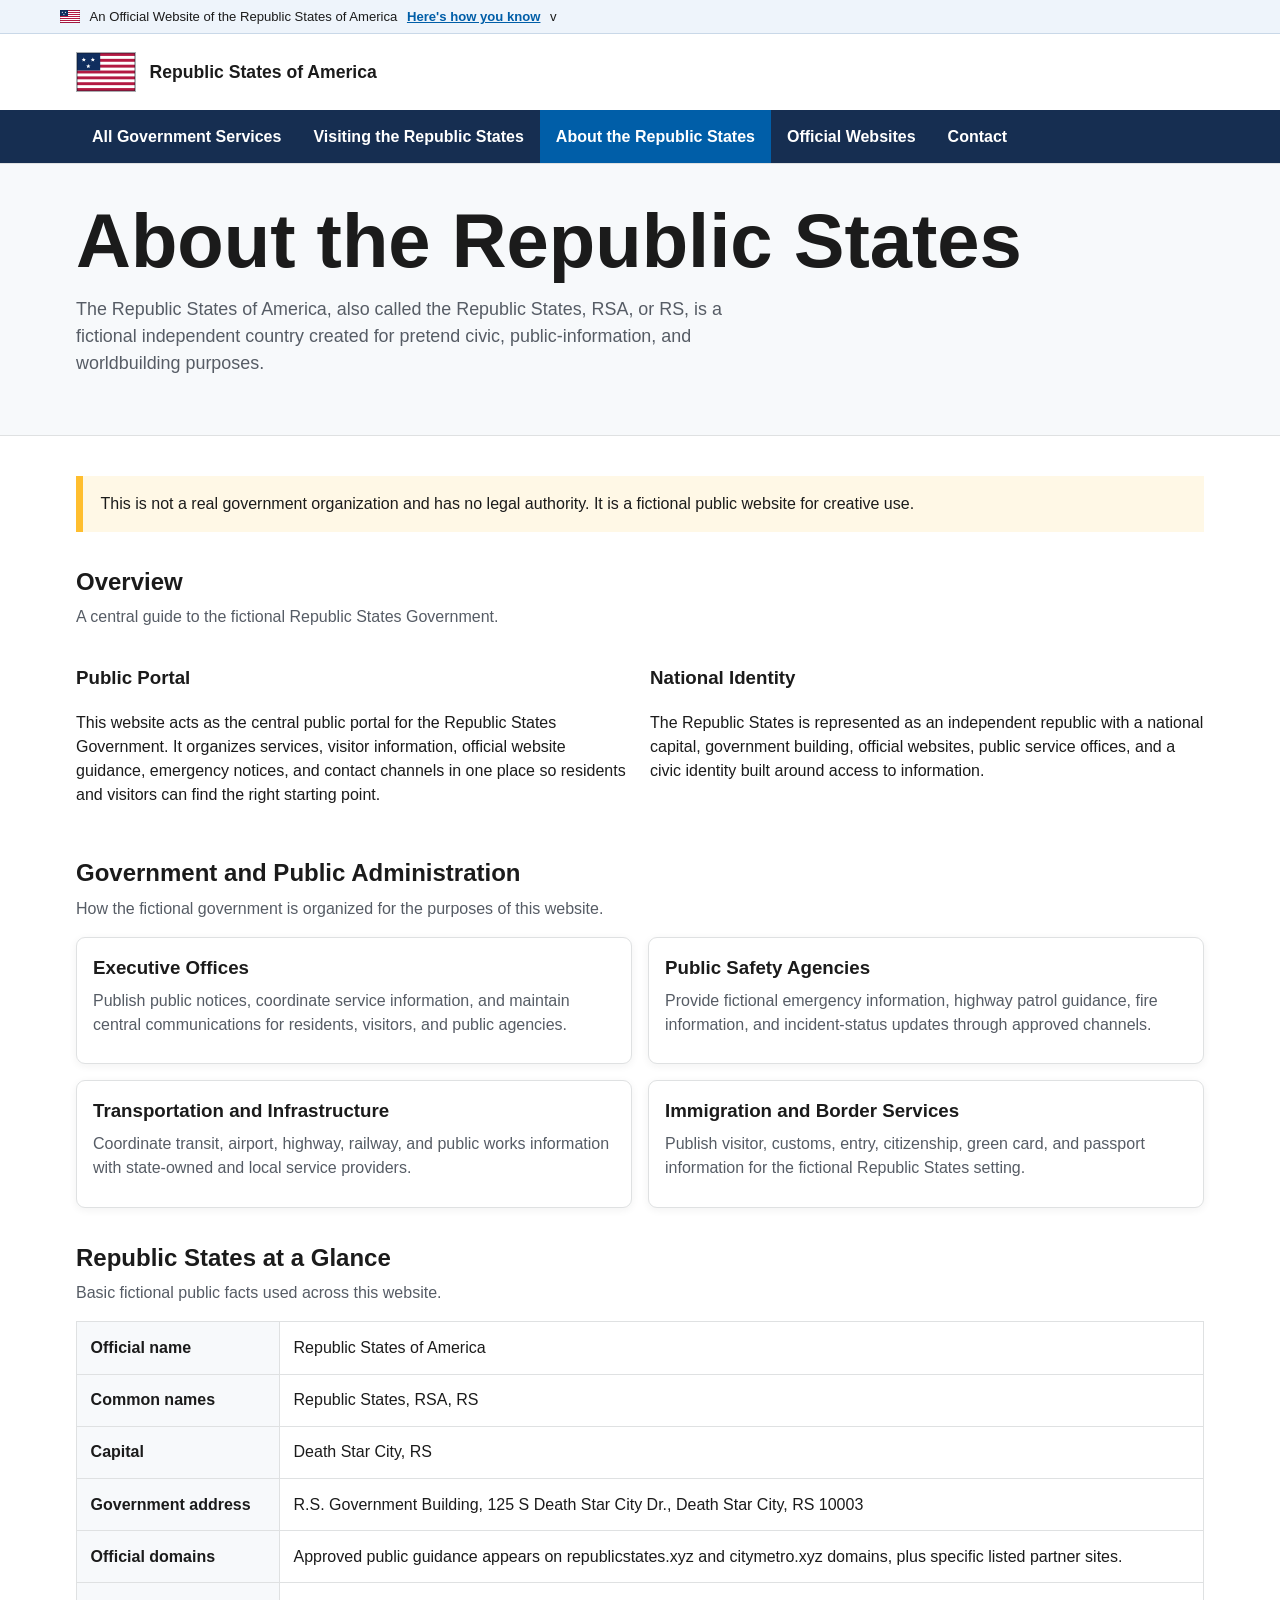
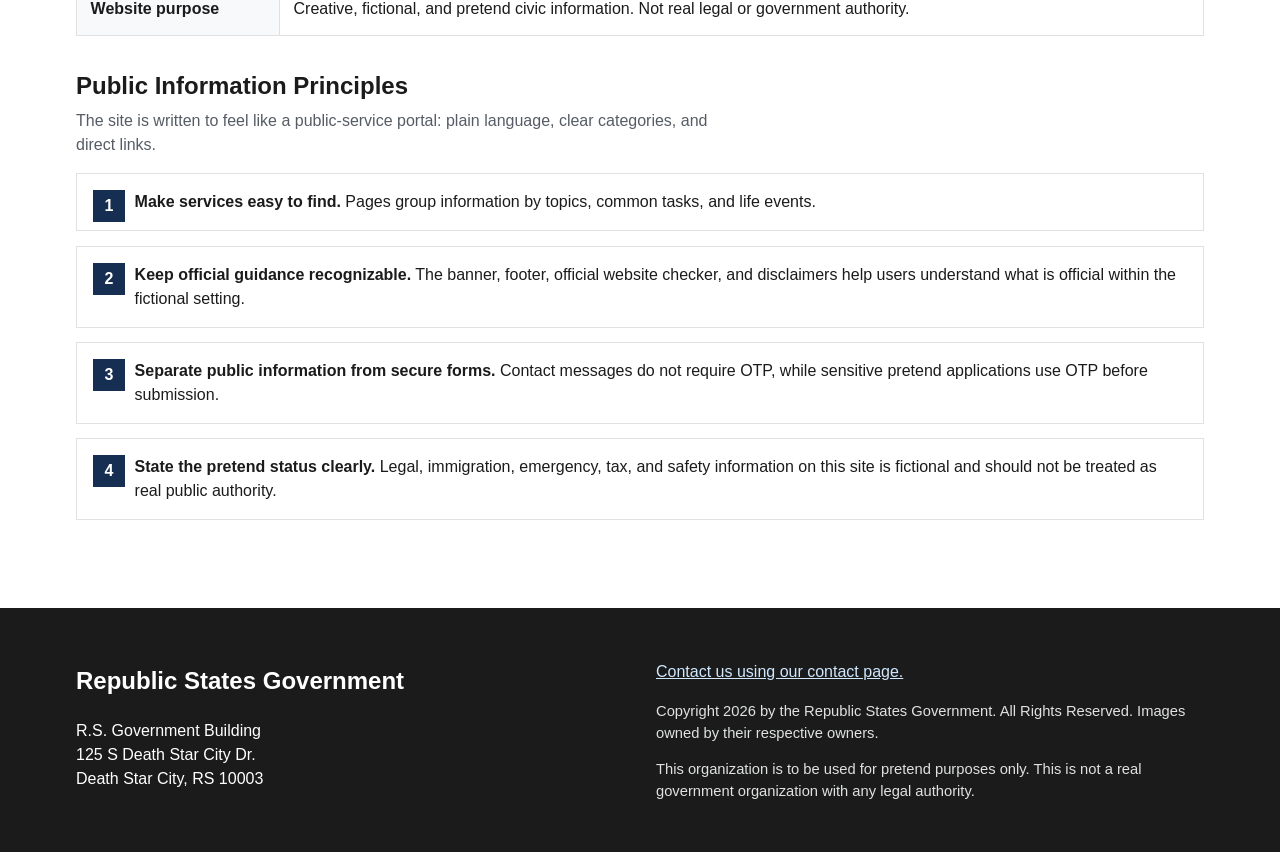
<file: about.html>
<!doctype html>
<html lang="en">
<head><meta charset="utf-8"><meta name="viewport" content="width=device-width, initial-scale=1"><title>About the Republic States | Republic States of America</title><link rel="stylesheet" href="styles.css"></head>
<body>
  <div class="official-banner" aria-expanded="false"><button class="banner-button" type="button" aria-expanded="false"><img src="assets/flag.svg" alt="">An Official Website of the Republic States of America<span class="banner-help">Here's how you know</span><span class="banner-chevron" aria-hidden="true">v</span></button><div class="banner-panel"><strong>Official Republic States websites use approved public domains.</strong> Check that the address matches the official website list and always double check before sharing information.</div></div>
  <header class="site-header"><div class="wrap topbar"><a class="brand" href="index.html"><img src="assets/flag.svg" alt="Republic States flag"><span><strong>Republic States of America</strong></span></a></div><nav class="nav" aria-label="Primary navigation"><div class="wrap"><a href="services.html">All Government Services</a><a href="visiting.html">Visiting the Republic States</a><a aria-current="page" href="about.html">About the Republic States</a><a href="official-websites.html">Official Websites</a><a href="contact.html">Contact</a></div></nav></header>
  <section class="page-title"><div class="wrap"><h1>About the Republic States</h1><p>The Republic States of America, also called the Republic States, RSA, or RS, is a fictional independent country created for pretend civic, public-information, and worldbuilding purposes.</p></div></section>
  <main class="main"><div class="wrap"><div class="notice">This is not a real government organization and has no legal authority. It is a fictional public website for creative use.</div>
    <section aria-labelledby="about-overview"><div class="section-heading"><h2 id="about-overview">Overview</h2><p>A central guide to the fictional Republic States Government.</p></div><div class="grid two"><article><h3>Public Portal</h3><p>This website acts as the central public portal for the Republic States Government. It organizes services, visitor information, official website guidance, emergency notices, and contact channels in one place so residents and visitors can find the right starting point.</p></article><article><h3>National Identity</h3><p>The Republic States is represented as an independent republic with a national capital, government building, official websites, public service offices, and a civic identity built around access to information.</p></article></div></section>
    <section aria-labelledby="government-title"><div class="section-heading"><h2 id="government-title">Government and Public Administration</h2><p>How the fictional government is organized for the purposes of this website.</p></div><div class="topic-list"><article class="topic-item"><h3>Executive Offices</h3><p>Publish public notices, coordinate service information, and maintain central communications for residents, visitors, and public agencies.</p></article><article class="topic-item"><h3>Public Safety Agencies</h3><p>Provide fictional emergency information, highway patrol guidance, fire information, and incident-status updates through approved channels.</p></article><article class="topic-item"><h3>Transportation and Infrastructure</h3><p>Coordinate transit, airport, highway, railway, and public works information with state-owned and local service providers.</p></article><article class="topic-item"><h3>Immigration and Border Services</h3><p>Publish visitor, customs, entry, citizenship, green card, and passport information for the fictional Republic States setting.</p></article></div></section>
    <section aria-labelledby="facts-title"><div class="section-heading"><h2 id="facts-title">Republic States at a Glance</h2><p>Basic fictional public facts used across this website.</p></div><table class="info-table"><tbody><tr><th scope="row">Official name</th><td>Republic States of America</td></tr><tr><th scope="row">Common names</th><td>Republic States, RSA, RS</td></tr><tr><th scope="row">Capital</th><td>Death Star City, RS</td></tr><tr><th scope="row">Government address</th><td>R.S. Government Building, 125 S Death Star City Dr., Death Star City, RS 10003</td></tr><tr><th scope="row">Official domains</th><td>Approved public guidance appears on republicstates.xyz and citymetro.xyz domains, plus specific listed partner sites.</td></tr><tr><th scope="row">Website purpose</th><td>Creative, fictional, and pretend civic information. Not real legal or government authority.</td></tr></tbody></table></section>
    <section aria-labelledby="principles-title"><div class="section-heading"><h2 id="principles-title">Public Information Principles</h2><p>The site is written to feel like a public-service portal: plain language, clear categories, and direct links.</p></div><ol class="process-list"><li><strong>Make services easy to find.</strong> Pages group information by topics, common tasks, and life events.</li><li><strong>Keep official guidance recognizable.</strong> The banner, footer, official website checker, and disclaimers help users understand what is official within the fictional setting.</li><li><strong>Separate public information from secure forms.</strong> Contact messages do not require OTP, while sensitive pretend applications use OTP before submission.</li><li><strong>State the pretend status clearly.</strong> Legal, immigration, emergency, tax, and safety information on this site is fictional and should not be treated as real public authority.</li></ol></section>
  </div></main>
  <footer class="footer"><div class="wrap footer-grid"><div><h2>Republic States Government</h2><p class="address">R.S. Government Building
125 S Death Star City Dr.
Death Star City, RS 10003</p></div><div><p><a href="contact.html">Contact us using our contact page.</a></p><p class="tiny">Copyright 2026 by the Republic States Government. All Rights Reserved. Images owned by their respective owners.</p><p class="tiny">This organization is to be used for pretend purposes only. This is not a real government organization with any legal authority.</p></div></div></footer><script src="site.js"></script>
</body></html>
</file>
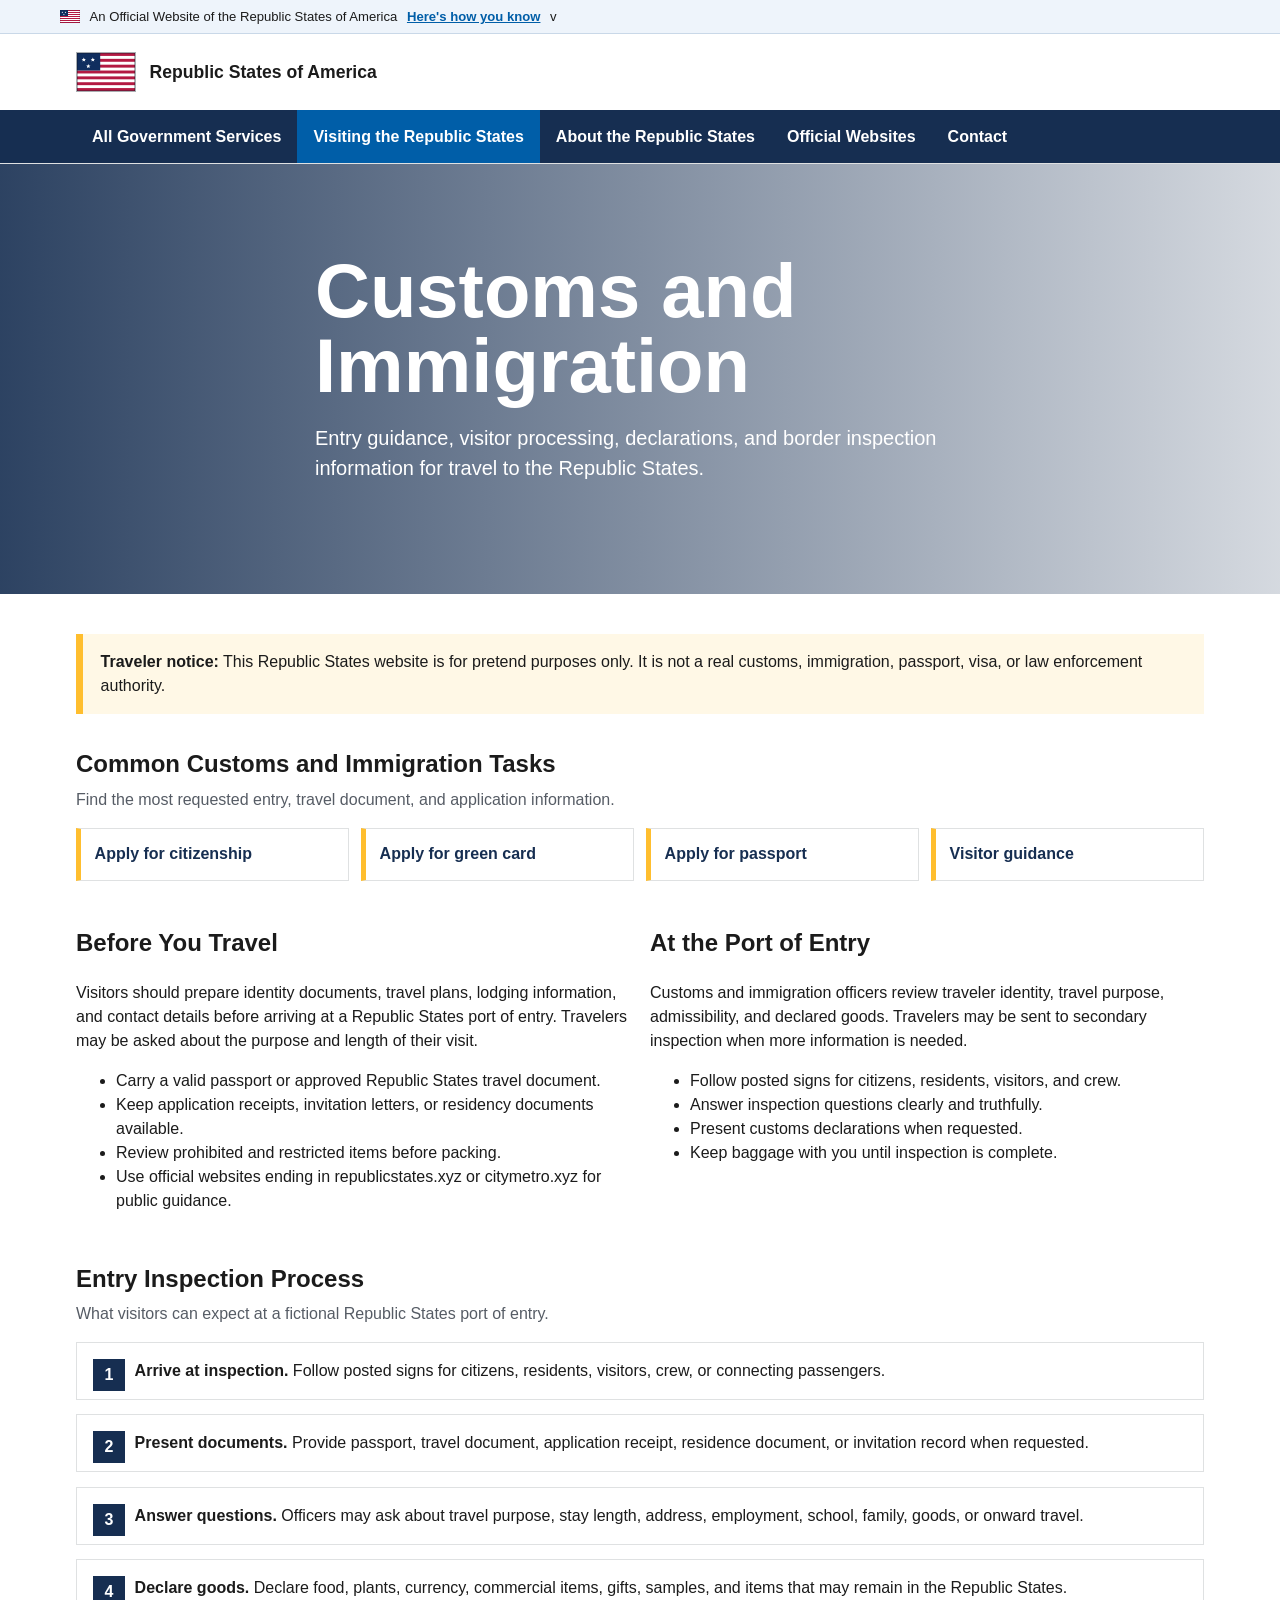
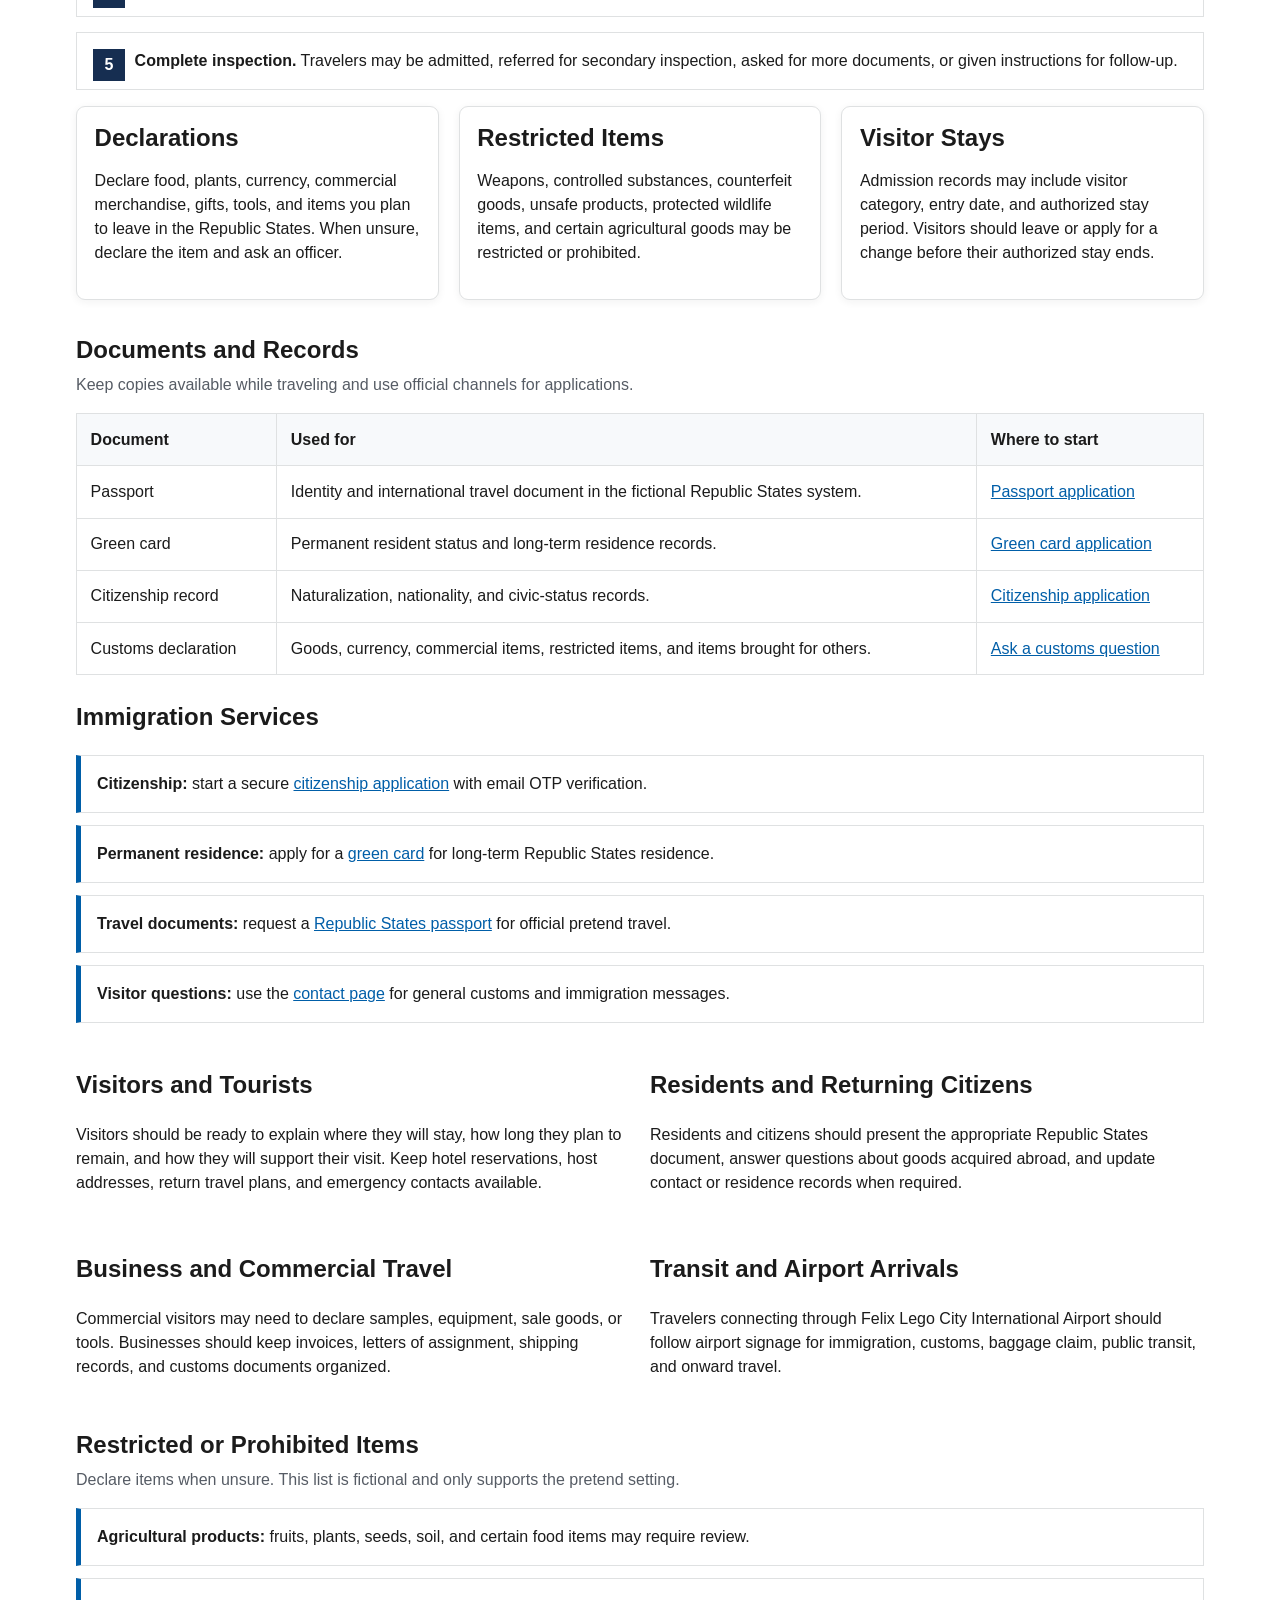
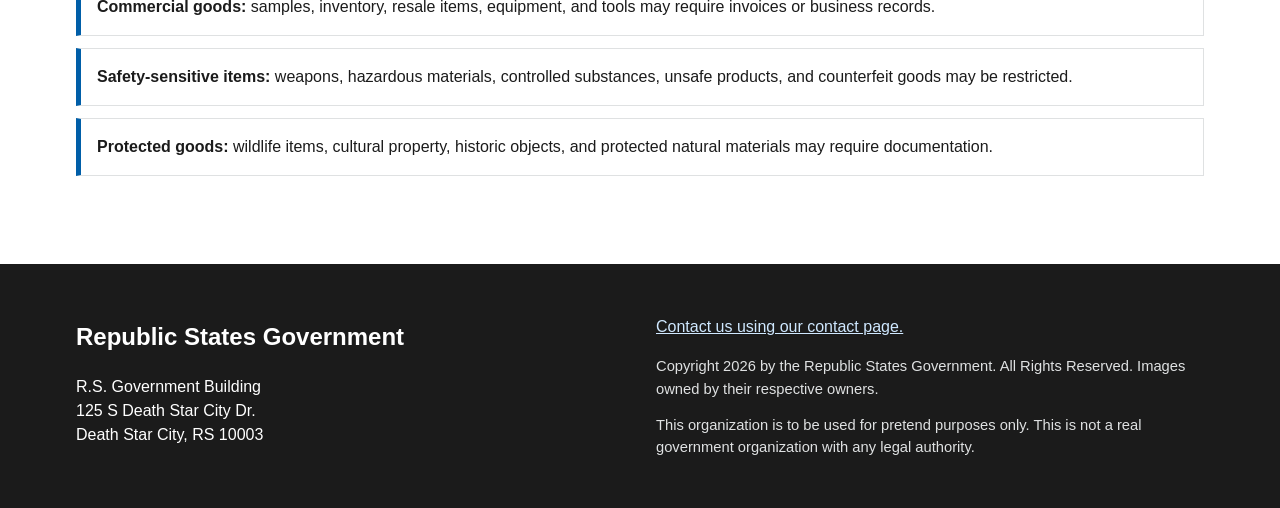
<file: cbp.html>
<!doctype html>
<html lang="en">
<head><meta charset="utf-8"><meta name="viewport" content="width=device-width, initial-scale=1"><title>Customs and Immigration | Republic States of America</title><link rel="stylesheet" href="styles.css"></head>
<body>
  <div class="official-banner" aria-expanded="false"><button class="banner-button" type="button" aria-expanded="false"><img src="assets/flag.svg" alt="">An Official Website of the Republic States of America<span class="banner-help">Here's how you know</span><span class="banner-chevron" aria-hidden="true">v</span></button><div class="banner-panel"><strong>Official Republic States websites use approved public domains.</strong> Check that the address matches the official website list and always double check before sharing information.</div></div>
  <header class="site-header"><div class="wrap topbar"><a class="brand" href="index.html"><img src="assets/flag.svg" alt="Republic States flag"><span><strong>Republic States of America</strong></span></a></div><nav class="nav" aria-label="Primary navigation"><div class="wrap"><a href="services.html">All Government Services</a><a aria-current="page" href="visiting.html">Visiting the Republic States</a><a href="about.html">About the Republic States</a><a href="official-websites.html">Official Websites</a><a href="contact.html">Contact</a></div></nav></header>
  <section class="hero" style="--hero-image: url('https://images.unsplash.com/photo-1500530855697-b586d89ba3ee?auto=format&fit=crop&w=1800&q=80');"><div class="wrap"><div class="hero-inner"><h1>Customs and Immigration</h1><p>Entry guidance, visitor processing, declarations, and border inspection information for travel to the Republic States.</p></div></div></section>
  <main class="main"><div class="wrap"><section class="notice"><strong>Traveler notice:</strong> This Republic States website is for pretend purposes only. It is not a real customs, immigration, passport, visa, or law enforcement authority.</section>
    <section aria-labelledby="cbp-quick"><div class="section-heading"><h2 id="cbp-quick">Common Customs and Immigration Tasks</h2><p>Find the most requested entry, travel document, and application information.</p></div><div class="quick-links"><a href="citizenship.html">Apply for citizenship</a><a href="greencard.html">Apply for green card</a><a href="passport.html">Apply for passport</a><a href="visiting.html">Visitor guidance</a></div></section>
    <section class="grid two" aria-label="Arrival guidance"><article><h2>Before You Travel</h2><p>Visitors should prepare identity documents, travel plans, lodging information, and contact details before arriving at a Republic States port of entry. Travelers may be asked about the purpose and length of their visit.</p><ul><li>Carry a valid passport or approved Republic States travel document.</li><li>Keep application receipts, invitation letters, or residency documents available.</li><li>Review prohibited and restricted items before packing.</li><li>Use official websites ending in republicstates.xyz or citymetro.xyz for public guidance.</li></ul></article><article><h2>At the Port of Entry</h2><p>Customs and immigration officers review traveler identity, travel purpose, admissibility, and declared goods. Travelers may be sent to secondary inspection when more information is needed.</p><ul><li>Follow posted signs for citizens, residents, visitors, and crew.</li><li>Answer inspection questions clearly and truthfully.</li><li>Present customs declarations when requested.</li><li>Keep baggage with you until inspection is complete.</li></ul></article></section>
    <section aria-labelledby="entry-process"><div class="section-heading"><h2 id="entry-process">Entry Inspection Process</h2><p>What visitors can expect at a fictional Republic States port of entry.</p></div><ol class="process-list"><li><strong>Arrive at inspection.</strong> Follow posted signs for citizens, residents, visitors, crew, or connecting passengers.</li><li><strong>Present documents.</strong> Provide passport, travel document, application receipt, residence document, or invitation record when requested.</li><li><strong>Answer questions.</strong> Officers may ask about travel purpose, stay length, address, employment, school, family, goods, or onward travel.</li><li><strong>Declare goods.</strong> Declare food, plants, currency, commercial items, gifts, samples, and items that may remain in the Republic States.</li><li><strong>Complete inspection.</strong> Travelers may be admitted, referred for secondary inspection, asked for more documents, or given instructions for follow-up.</li></ol></section>
    <section class="grid three" aria-label="Customs topics"><article class="card"><div class="card-body"><h2>Declarations</h2><p>Declare food, plants, currency, commercial merchandise, gifts, tools, and items you plan to leave in the Republic States. When unsure, declare the item and ask an officer.</p></div></article><article class="card"><div class="card-body"><h2>Restricted Items</h2><p>Weapons, controlled substances, counterfeit goods, unsafe products, protected wildlife items, and certain agricultural goods may be restricted or prohibited.</p></div></article><article class="card"><div class="card-body"><h2>Visitor Stays</h2><p>Admission records may include visitor category, entry date, and authorized stay period. Visitors should leave or apply for a change before their authorized stay ends.</p></div></article></section>
    <section aria-labelledby="documents-title"><div class="section-heading"><h2 id="documents-title">Documents and Records</h2><p>Keep copies available while traveling and use official channels for applications.</p></div><table class="info-table"><thead><tr><th scope="col">Document</th><th scope="col">Used for</th><th scope="col">Where to start</th></tr></thead><tbody><tr><td>Passport</td><td>Identity and international travel document in the fictional Republic States system.</td><td><a href="passport.html">Passport application</a></td></tr><tr><td>Green card</td><td>Permanent resident status and long-term residence records.</td><td><a href="greencard.html">Green card application</a></td></tr><tr><td>Citizenship record</td><td>Naturalization, nationality, and civic-status records.</td><td><a href="citizenship.html">Citizenship application</a></td></tr><tr><td>Customs declaration</td><td>Goods, currency, commercial items, restricted items, and items brought for others.</td><td><a href="contact.html">Ask a customs question</a></td></tr></tbody></table></section>
    <section class="page-section"><h2>Immigration Services</h2><ul class="service-list"><li><strong>Citizenship:</strong> start a secure <a href="citizenship.html">citizenship application</a> with email OTP verification.</li><li><strong>Permanent residence:</strong> apply for a <a href="greencard.html">green card</a> for long-term Republic States residence.</li><li><strong>Travel documents:</strong> request a <a href="passport.html">Republic States passport</a> for official pretend travel.</li><li><strong>Visitor questions:</strong> use the <a href="contact.html">contact page</a> for general customs and immigration messages.</li></ul></section>
    <section class="grid two" aria-label="Traveler categories"><article><h2>Visitors and Tourists</h2><p>Visitors should be ready to explain where they will stay, how long they plan to remain, and how they will support their visit. Keep hotel reservations, host addresses, return travel plans, and emergency contacts available.</p></article><article><h2>Residents and Returning Citizens</h2><p>Residents and citizens should present the appropriate Republic States document, answer questions about goods acquired abroad, and update contact or residence records when required.</p></article><article><h2>Business and Commercial Travel</h2><p>Commercial visitors may need to declare samples, equipment, sale goods, or tools. Businesses should keep invoices, letters of assignment, shipping records, and customs documents organized.</p></article><article><h2>Transit and Airport Arrivals</h2><p>Travelers connecting through Felix Lego City International Airport should follow airport signage for immigration, customs, baggage claim, public transit, and onward travel.</p></article></section>
    <section aria-labelledby="restricted-title"><div class="section-heading"><h2 id="restricted-title">Restricted or Prohibited Items</h2><p>Declare items when unsure. This list is fictional and only supports the pretend setting.</p></div><ul class="service-list"><li><strong>Agricultural products:</strong> fruits, plants, seeds, soil, and certain food items may require review.</li><li><strong>Commercial goods:</strong> samples, inventory, resale items, equipment, and tools may require invoices or business records.</li><li><strong>Safety-sensitive items:</strong> weapons, hazardous materials, controlled substances, unsafe products, and counterfeit goods may be restricted.</li><li><strong>Protected goods:</strong> wildlife items, cultural property, historic objects, and protected natural materials may require documentation.</li></ul></section>
  </div></main>
  <footer class="footer"><div class="wrap footer-grid"><div><h2>Republic States Government</h2><p class="address">R.S. Government Building
125 S Death Star City Dr.
Death Star City, RS 10003</p></div><div><p><a href="contact.html">Contact us using our contact page.</a></p><p class="tiny">Copyright 2026 by the Republic States Government. All Rights Reserved. Images owned by their respective owners.</p><p class="tiny">This organization is to be used for pretend purposes only. This is not a real government organization with any legal authority.</p></div></div></footer><script src="site.js"></script>
</body></html>
</file>
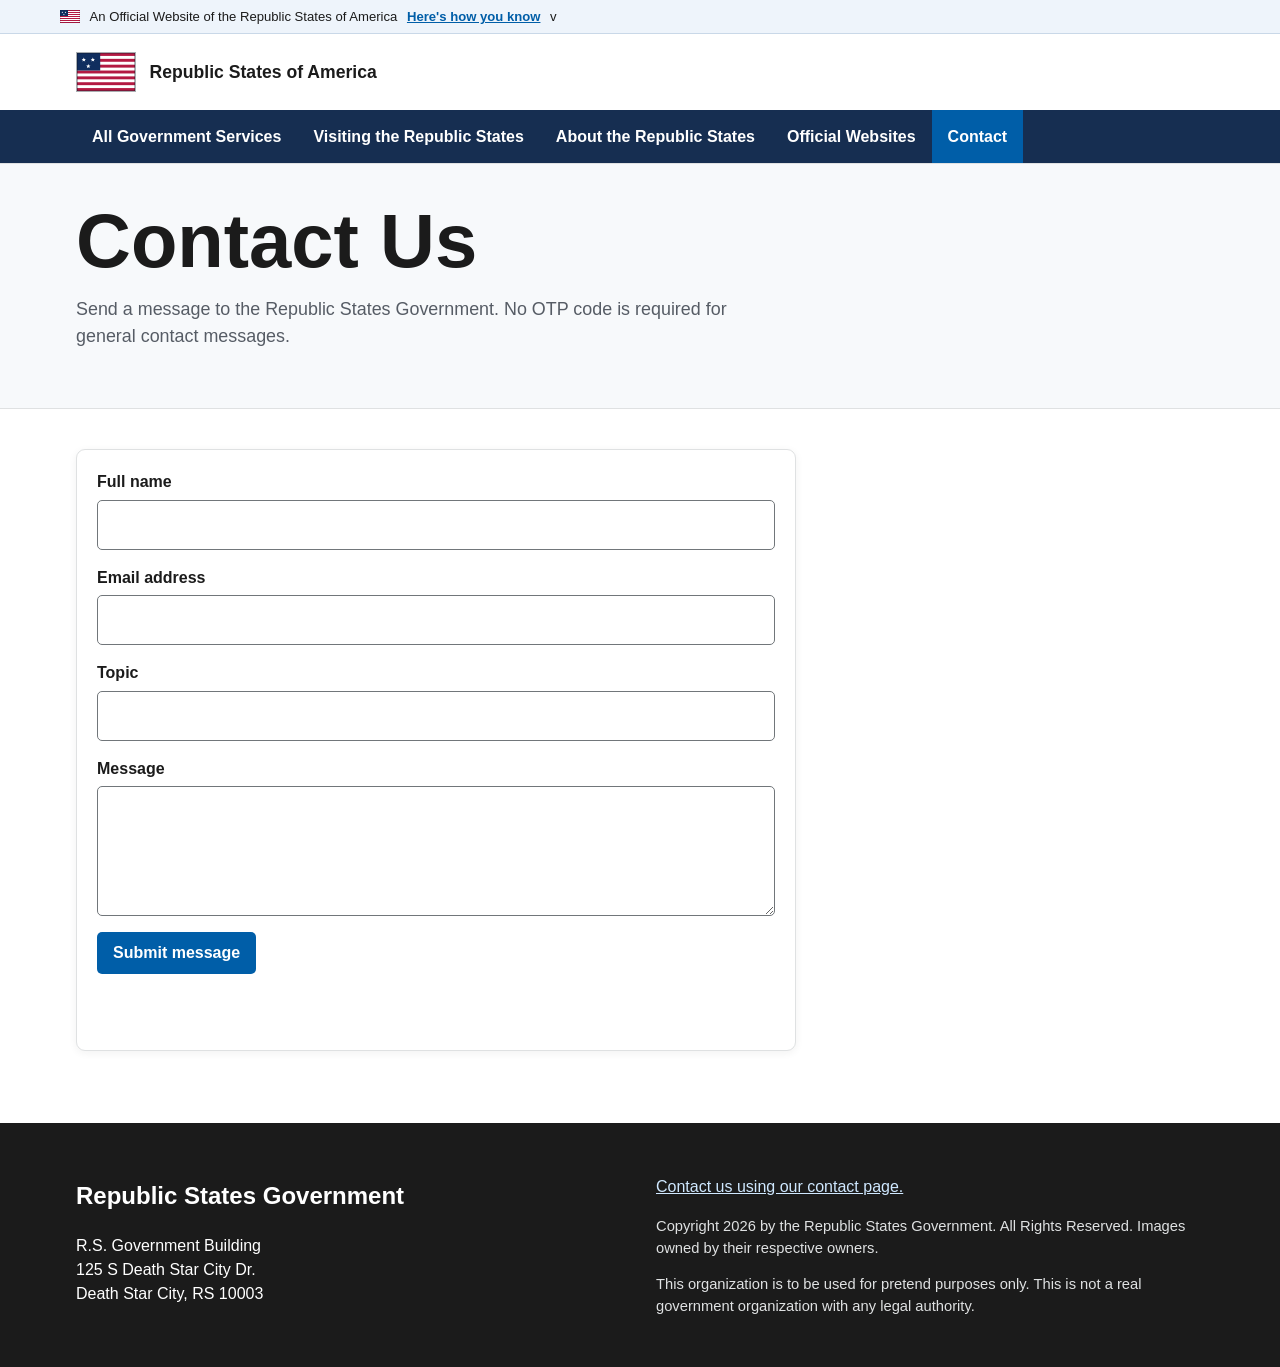
<file: contact.html>
<!doctype html>
<html lang="en">
<head>
  <meta charset="utf-8">
  <meta name="viewport" content="width=device-width, initial-scale=1">
  <title>Contact | Republic States of America</title>
  <link rel="stylesheet" href="styles.css">
</head>
<body>
  <div class="official-banner" aria-expanded="false"><button class="banner-button" type="button" aria-expanded="false"><img src="assets/flag.svg" alt="">An Official Website of the Republic States of America<span class="banner-help">Here's how you know</span><span class="banner-chevron" aria-hidden="true">v</span></button><div class="banner-panel"><strong>Official Republic States websites use approved public domains.</strong> Check that the address matches the official website list and always double check before sharing information.</div></div>
  <header class="site-header">
    <div class="wrap topbar"><a class="brand" href="index.html"><img src="assets/flag.svg" alt="Republic States flag"><span><strong>Republic States of America</strong></span></a></div>
    <nav class="nav" aria-label="Primary navigation"><div class="wrap"><a href="services.html">All Government Services</a><a href="visiting.html">Visiting the Republic States</a><a href="about.html">About the Republic States</a><a href="official-websites.html">Official Websites</a><a aria-current="page" href="contact.html">Contact</a></div></nav>
  </header>
  <section class="page-title"><div class="wrap"><h1>Contact Us</h1><p>Send a message to the Republic States Government. No OTP code is required for general contact messages.</p></div></section>
  <main class="main"><div class="wrap">
    <form class="form-panel" data-contact-form>
      <div class="form-row">
        <label for="name">Full name</label>
        <input id="name" name="name" autocomplete="name" required>
      </div>
      <div class="form-row">
        <label for="email">Email address</label>
        <input id="email" name="email" type="email" autocomplete="email" required>
      </div>
      <div class="form-row">
        <label for="topic">Topic</label>
        <input id="topic" name="topic" required>
      </div>
      <div class="form-row">
        <label for="message">Message</label>
        <textarea id="message" name="message" required></textarea>
      </div>
      <button class="button" type="submit" data-submit-contact>Submit message</button>
      <p class="form-status" aria-live="polite"></p>
    </form>
  </div></main>
  <footer class="footer"><div class="wrap footer-grid"><div><h2>Republic States Government</h2><p class="address">R.S. Government Building
125 S Death Star City Dr.
Death Star City, RS 10003</p></div><div><p><a href="contact.html">Contact us using our contact page.</a></p><p class="tiny">Copyright 2026 by the Republic States Government. All Rights Reserved. Images owned by their respective owners.</p><p class="tiny">This organization is to be used for pretend purposes only. This is not a real government organization with any legal authority.</p></div></div></footer>
  <script src="site.js"></script>
</body>
</html>
</file>
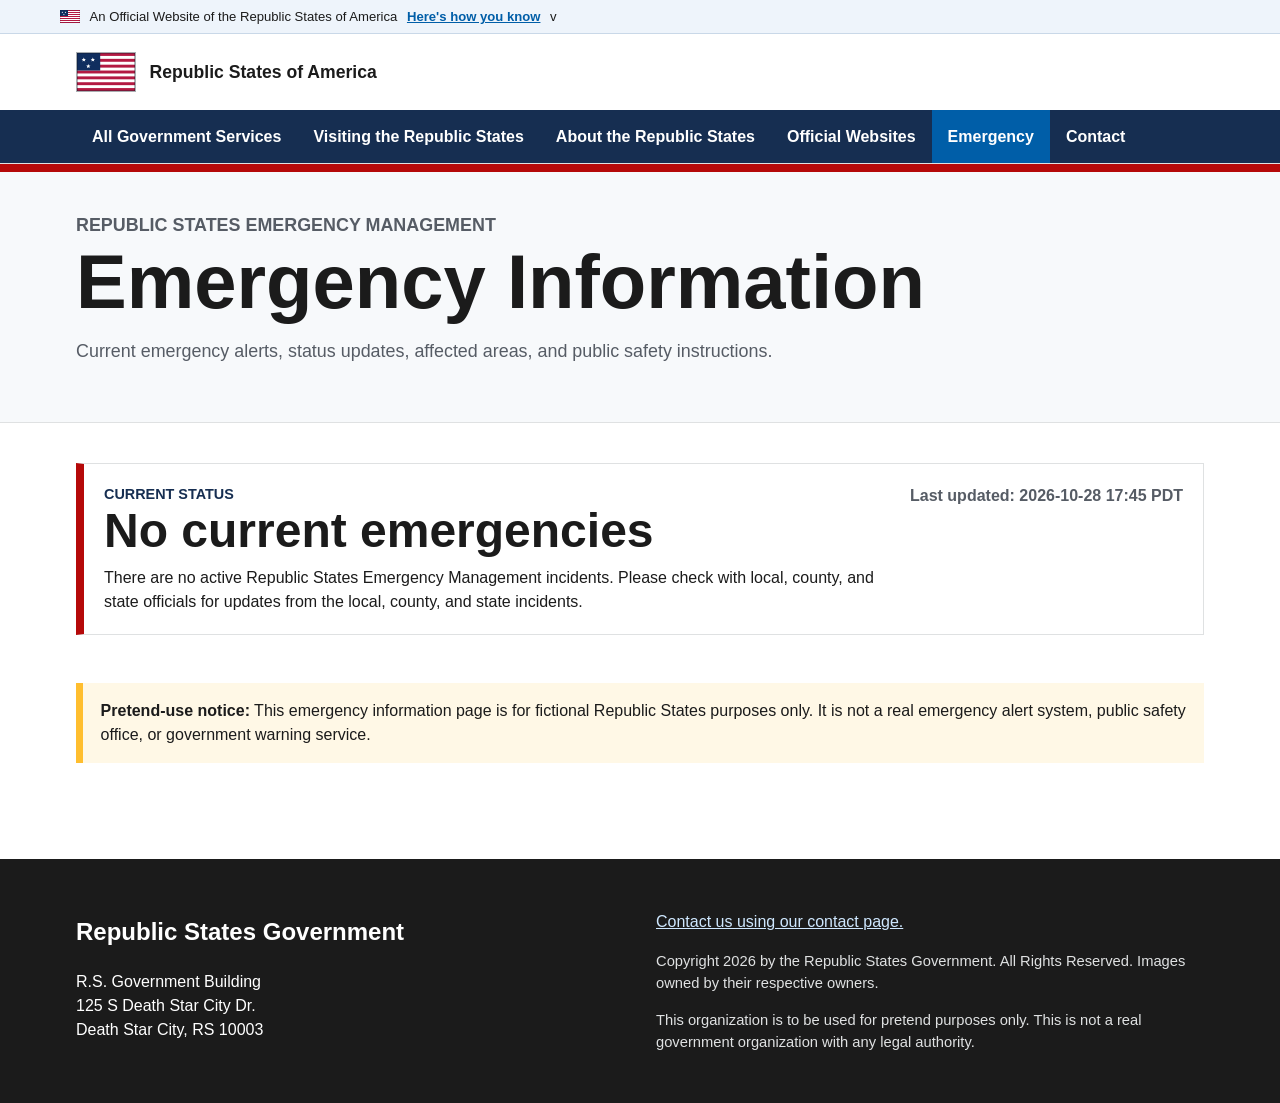
<file: emergency.html>
<!doctype html>
<html lang="en">
<head>
  <meta charset="utf-8">
  <meta name="viewport" content="width=device-width, initial-scale=1">
  <title>Emergency Information | Republic States of America</title>
  <link rel="stylesheet" href="styles.css">
</head>
<body>
  <div class="official-banner" aria-expanded="false"><button class="banner-button" type="button" aria-expanded="false"><img src="assets/flag.svg" alt="">An Official Website of the Republic States of America<span class="banner-help">Here's how you know</span><span class="banner-chevron" aria-hidden="true">v</span></button><div class="banner-panel"><strong>Official Republic States websites use approved public domains.</strong> Check that the address matches the official website list and always double check before sharing information.</div></div>
  <header class="site-header">
    <div class="wrap topbar"><a class="brand" href="index.html"><img src="assets/flag.svg" alt="Republic States flag"><span><strong>Republic States of America</strong></span></a></div>
    <nav class="nav" aria-label="Primary navigation"><div class="wrap"><a href="services.html">All Government Services</a><a href="visiting.html">Visiting the Republic States</a><a href="about.html">About the Republic States</a><a href="official-websites.html">Official Websites</a><a aria-current="page" href="emergency.html">Emergency</a><a href="contact.html">Contact</a></div></nav>
  </header>
  <section class="page-title emergency-title"><div class="wrap"><p class="eyebrow">Republic States Emergency Management</p><h1>Emergency Information</h1><p>Current emergency alerts, status updates, affected areas, and public safety instructions.</p></div></section>
  <main class="main">
    <div class="wrap">
      <section class="emergency-summary" aria-live="polite">
        <div>
          <p class="eyebrow">Current Status</p>
          <h2 data-emergency-heading>Loading emergency status...</h2>
          <p data-emergency-message>Checking current emergency information.</p>
        </div>
        <p class="emergency-updated" data-emergency-updated></p>
      </section>

      <section class="emergency-list" data-emergency-list aria-label="Current emergencies"></section>

      <section class="notice">
        <strong>Pretend-use notice:</strong> This emergency information page is for fictional Republic States purposes only. It is not a real emergency alert system, public safety office, or government warning service.
      </section>
    </div>
  </main>
  <footer class="footer"><div class="wrap footer-grid"><div><h2>Republic States Government</h2><p class="address">R.S. Government Building
125 S Death Star City Dr.
Death Star City, RS 10003</p></div><div><p><a href="contact.html">Contact us using our contact page.</a></p><p class="tiny">Copyright 2026 by the Republic States Government. All Rights Reserved. Images owned by their respective owners.</p><p class="tiny">This organization is to be used for pretend purposes only. This is not a real government organization with any legal authority.</p></div></div></footer>
  <script src="emergency-data.js"></script>
  <script src="site.js"></script>
</body>
</html>
</file>
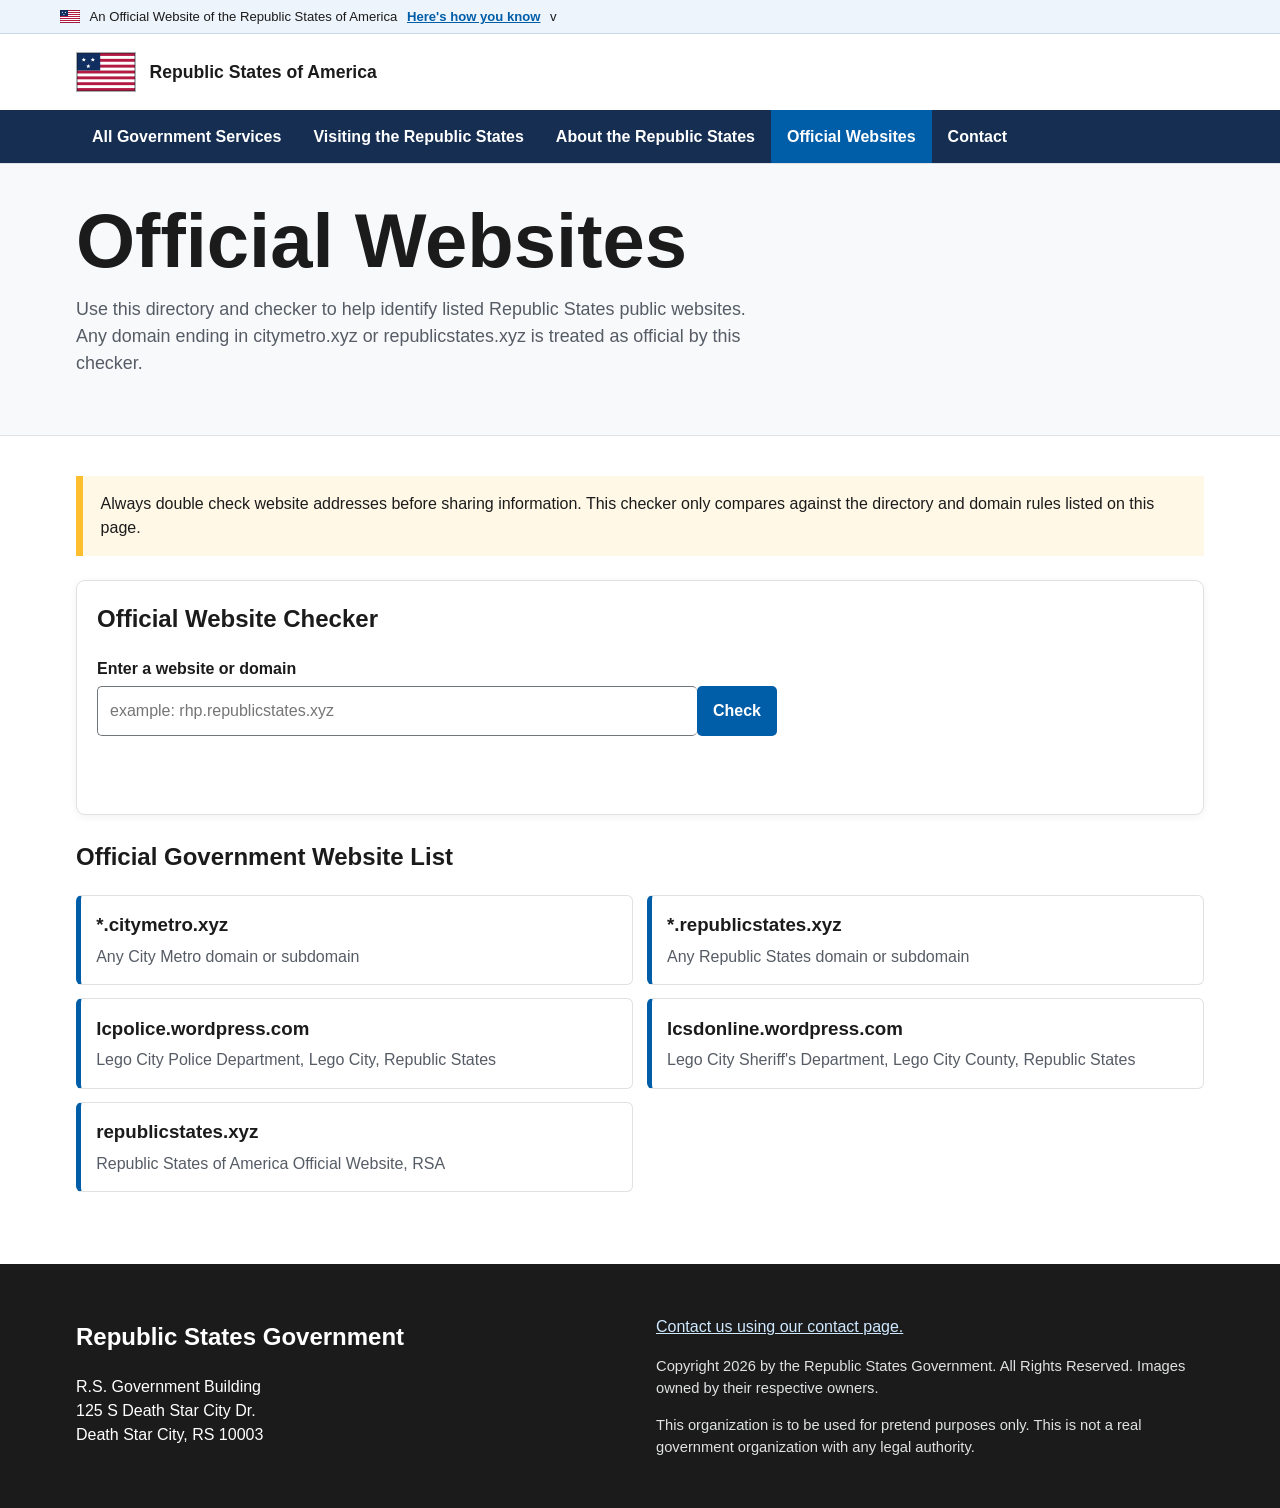
<file: official-websites.html>
<!doctype html>
<html lang="en"><head><meta charset="utf-8"><meta name="viewport" content="width=device-width, initial-scale=1"><title>Official Websites | Republic States of America</title><link rel="stylesheet" href="styles.css"></head>
<body>
  <div class="official-banner" aria-expanded="false"><button class="banner-button" type="button" aria-expanded="false"><img src="assets/flag.svg" alt="">An Official Website of the Republic States of America<span class="banner-help">Here's how you know</span><span class="banner-chevron" aria-hidden="true">v</span></button><div class="banner-panel"><strong>Official Republic States websites use approved public domains.</strong> Check that the address matches the official website list and always double check before sharing information.</div></div>
  <header class="site-header"><div class="wrap topbar"><a class="brand" href="index.html"><img src="assets/flag.svg" alt="Republic States flag"><span><strong>Republic States of America</strong></span></a></div><nav class="nav" aria-label="Primary navigation"><div class="wrap"><a href="services.html">All Government Services</a><a href="visiting.html">Visiting the Republic States</a><a href="about.html">About the Republic States</a><a aria-current="page" href="official-websites.html">Official Websites</a><a href="contact.html">Contact</a></div></nav></header>
  <section class="page-title"><div class="wrap"><h1>Official Websites</h1><p>Use this directory and checker to help identify listed Republic States public websites. Any domain ending in citymetro.xyz or republicstates.xyz is treated as official by this checker.</p></div></section>
  <main class="main"><div class="wrap"><div class="notice">Always double check website addresses before sharing information. This checker only compares against the directory and domain rules listed on this page.</div><section class="checker-panel" aria-labelledby="checker-title"><h2 id="checker-title">Official Website Checker</h2><form class="checker-form" data-official-checker><label for="website-check">Enter a website or domain</label><div class="checker-row"><input id="website-check" name="website" placeholder="example: rhp.republicstates.xyz"><button class="button" type="submit">Check</button></div></form><p class="checker-status" data-checker-status aria-live="polite"></p></section><section aria-labelledby="official-list-title"><h2 id="official-list-title">Official Government Website List</h2><div class="official-list"><article><h3>*.citymetro.xyz</h3><p>Any City Metro domain or subdomain</p></article><article><h3>*.republicstates.xyz</h3><p>Any Republic States domain or subdomain</p></article><article><h3>lcpolice.wordpress.com</h3><p>Lego City Police Department, Lego City, Republic States</p></article><article><h3>lcsdonline.wordpress.com</h3><p>Lego City Sheriff's Department, Lego City County, Republic States</p></article><article><h3>republicstates.xyz</h3><p>Republic States of America Official Website, RSA</p></article></div></section></div></main>
  <footer class="footer"><div class="wrap footer-grid"><div><h2>Republic States Government</h2><p class="address">R.S. Government Building
125 S Death Star City Dr.
Death Star City, RS 10003</p></div><div><p><a href="contact.html">Contact us using our contact page.</a></p><p class="tiny">Copyright 2026 by the Republic States Government. All Rights Reserved. Images owned by their respective owners.</p><p class="tiny">This organization is to be used for pretend purposes only. This is not a real government organization with any legal authority.</p></div></div></footer><script src="site.js"></script>
</body></html>
</file>
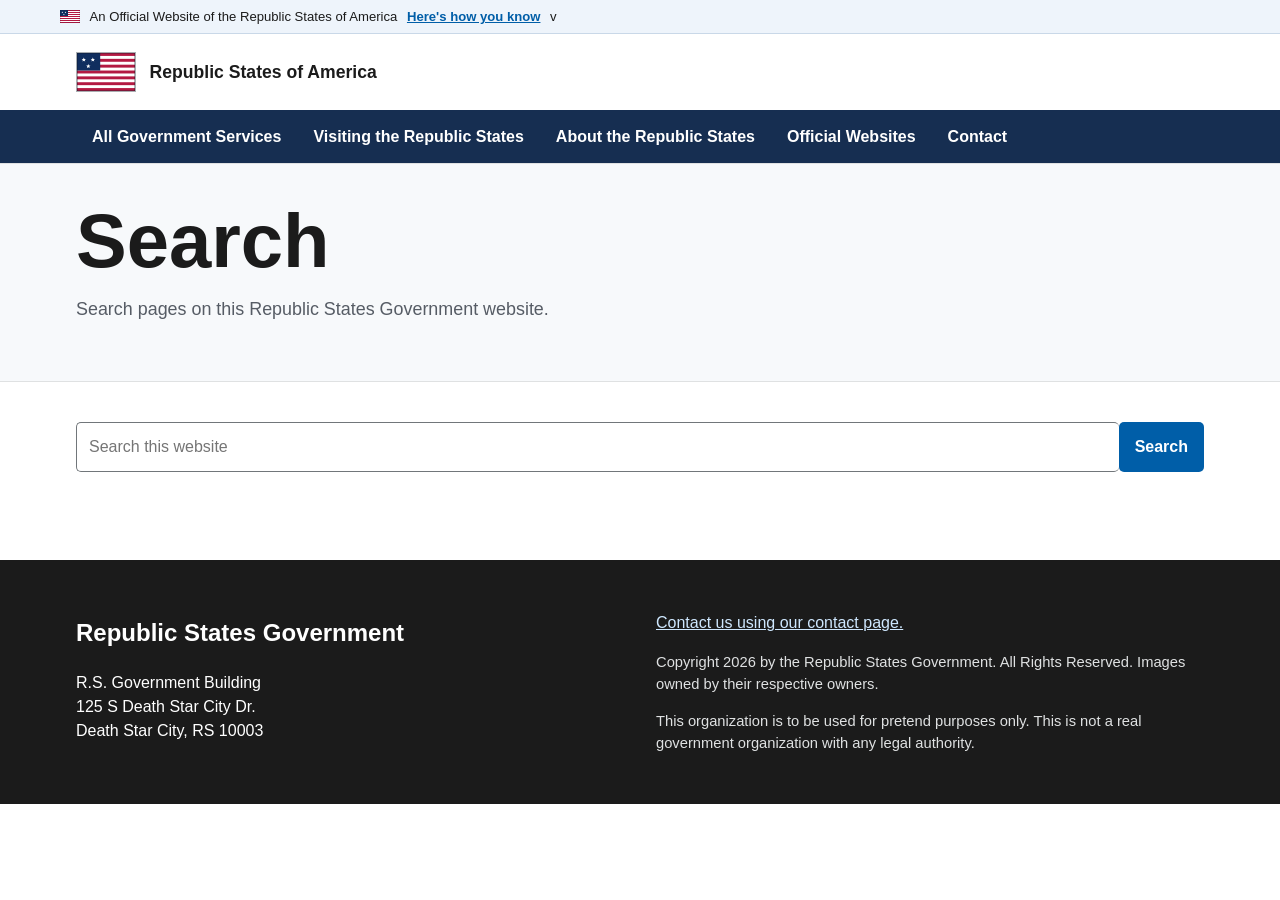
<file: search.html>
<!doctype html>
<html lang="en">
<head>
  <meta charset="utf-8">
  <meta name="viewport" content="width=device-width, initial-scale=1">
  <title>Search | Republic States of America</title>
  <link rel="stylesheet" href="styles.css">
</head>
<body>
  <div class="official-banner" aria-expanded="false"><button class="banner-button" type="button" aria-expanded="false"><img src="assets/flag.svg" alt="">An Official Website of the Republic States of America<span class="banner-help">Here's how you know</span><span class="banner-chevron" aria-hidden="true">v</span></button><div class="banner-panel"><strong>Official Republic States websites use approved public domains.</strong> Check that the address matches the official website list and always double check before sharing information.</div></div>
  <header class="site-header"><div class="wrap topbar"><a class="brand" href="index.html"><img src="assets/flag.svg" alt="Republic States flag"><span><strong>Republic States of America</strong></span></a></div><nav class="nav" aria-label="Primary navigation"><div class="wrap"><a href="services.html">All Government Services</a><a href="visiting.html">Visiting the Republic States</a><a href="about.html">About the Republic States</a><a href="official-websites.html">Official Websites</a><a href="contact.html">Contact</a></div></nav></header>
  <section class="page-title"><div class="wrap"><h1>Search</h1><p>Search pages on this Republic States Government website.</p></div></section>
  <main class="main"><div class="wrap"><form class="search-form search-form-page" data-site-search><input data-search-input type="search" name="q" aria-label="Search Republic States government" placeholder="Search this website"><button type="submit">Search</button></form><div class="results" data-search-results></div></div></main>
  <footer class="footer"><div class="wrap footer-grid"><div><h2>Republic States Government</h2><p class="address">R.S. Government Building
125 S Death Star City Dr.
Death Star City, RS 10003</p></div><div><p><a href="contact.html">Contact us using our contact page.</a></p><p class="tiny">Copyright 2026 by the Republic States Government. All Rights Reserved. Images owned by their respective owners.</p><p class="tiny">This organization is to be used for pretend purposes only. This is not a real government organization with any legal authority.</p></div></div></footer>
  <script src="site.js"></script>
</body>
</html>
</file>
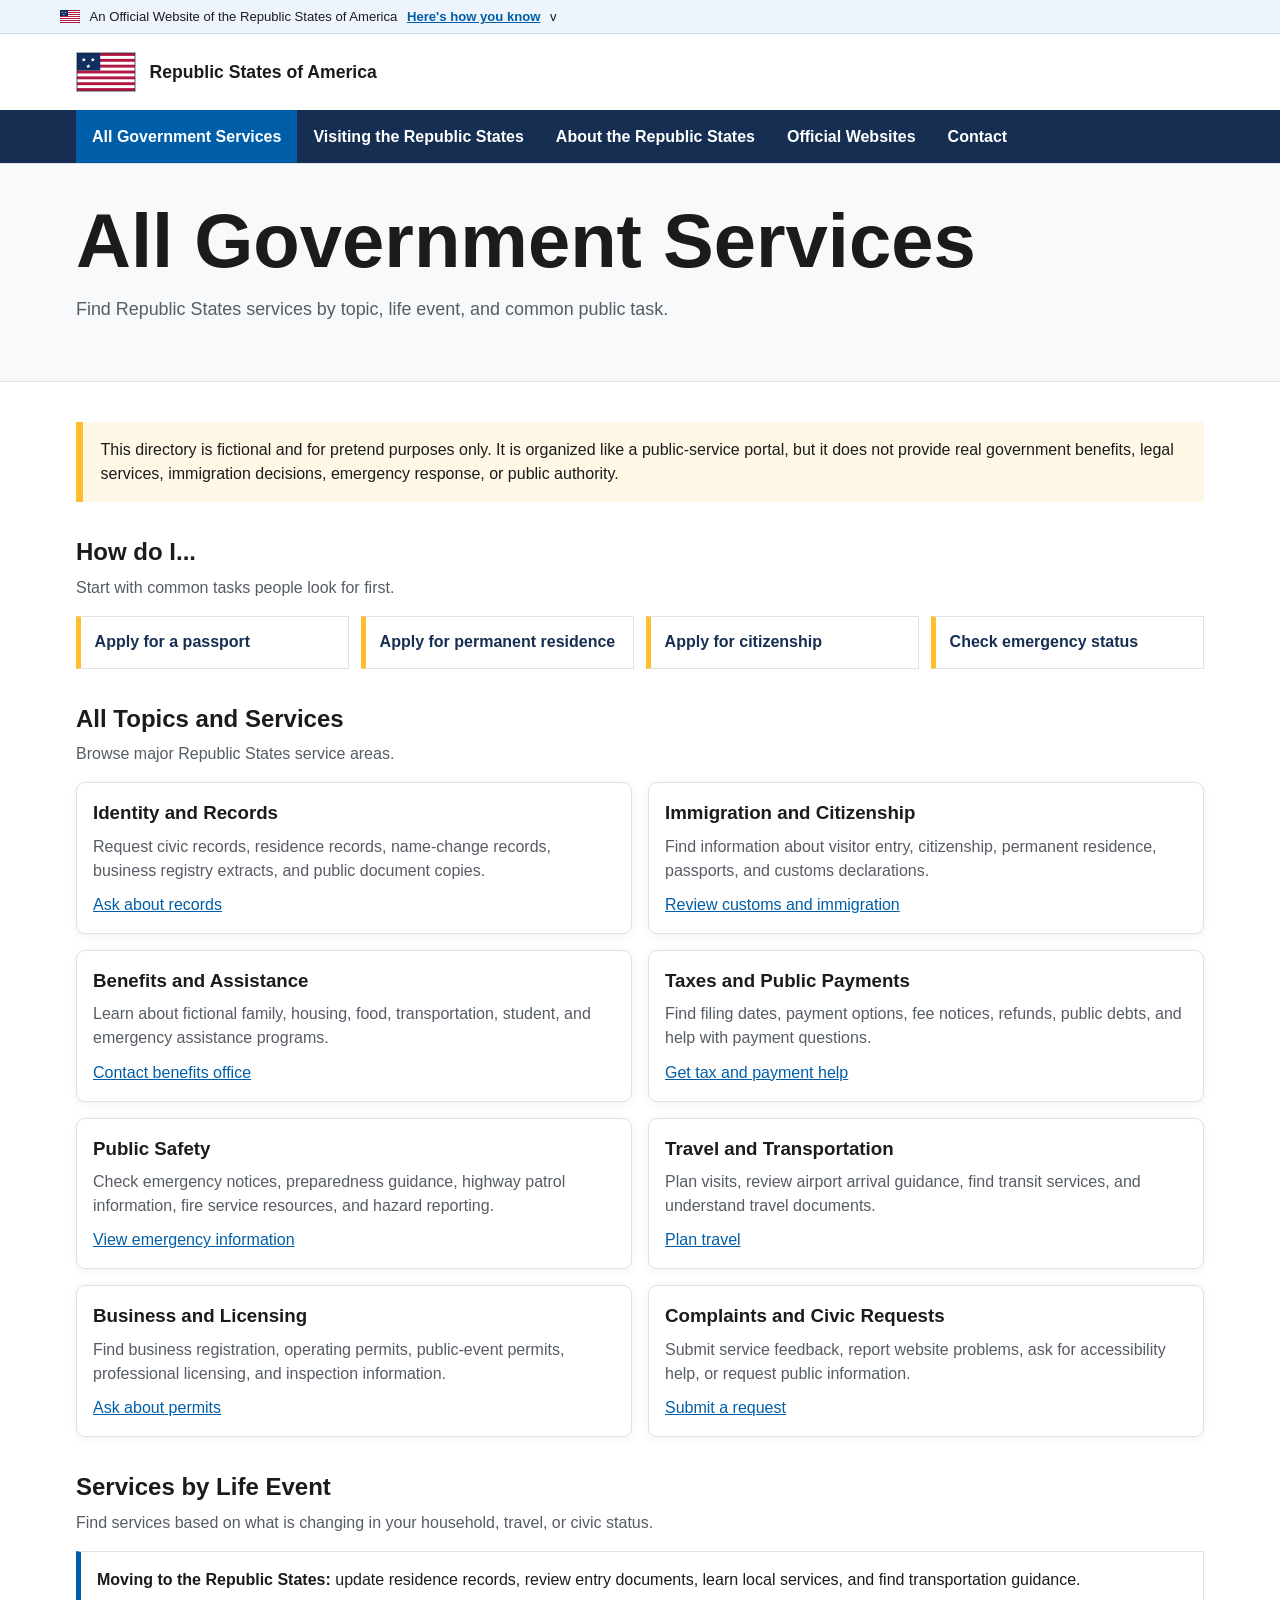
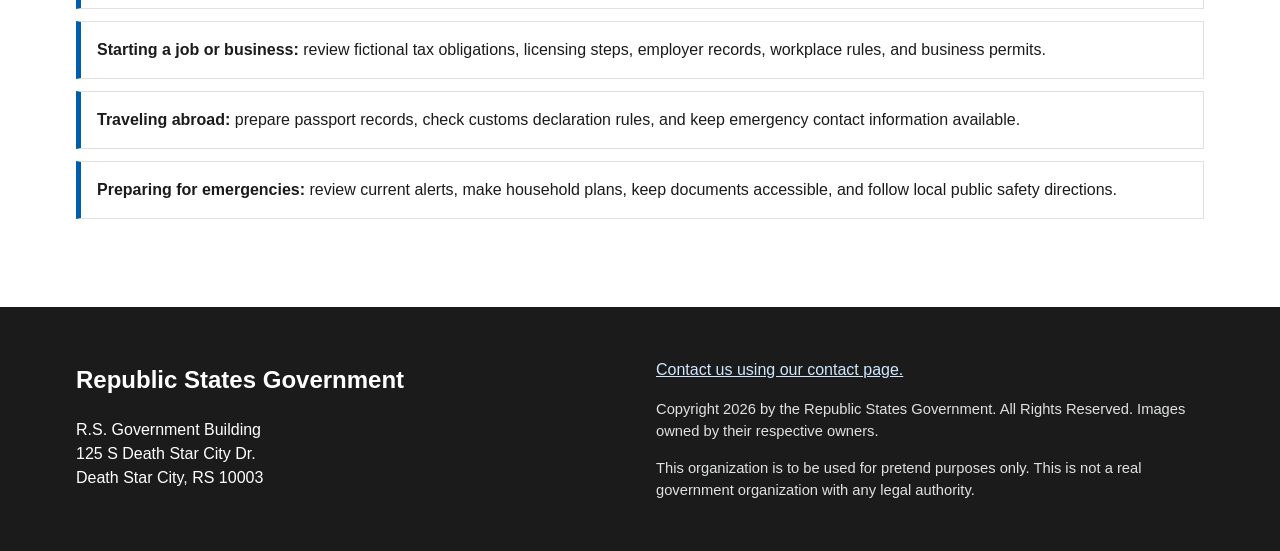
<file: services.html>
<!doctype html>
<html lang="en">
<head>
  <meta charset="utf-8">
  <meta name="viewport" content="width=device-width, initial-scale=1">
  <title>All Government Services | Republic States of America</title>
  <link rel="stylesheet" href="styles.css">
</head>
<body>
  <div class="official-banner" aria-expanded="false"><button class="banner-button" type="button" aria-expanded="false"><img src="assets/flag.svg" alt="">An Official Website of the Republic States of America<span class="banner-help">Here's how you know</span><span class="banner-chevron" aria-hidden="true">v</span></button><div class="banner-panel"><strong>Official Republic States websites use approved public domains.</strong> Check that the address matches the official website list and always double check before sharing information.</div></div>
  <header class="site-header">
    <div class="wrap topbar"><a class="brand" href="index.html"><img src="assets/flag.svg" alt="Republic States flag"><span><strong>Republic States of America</strong></span></a></div>
    <nav class="nav" aria-label="Primary navigation"><div class="wrap"><a aria-current="page" href="services.html">All Government Services</a><a href="visiting.html">Visiting the Republic States</a><a href="about.html">About the Republic States</a><a href="official-websites.html">Official Websites</a><a href="contact.html">Contact</a></div></nav>
  </header>
  <section class="page-title"><div class="wrap"><h1>All Government Services</h1><p>Find Republic States services by topic, life event, and common public task.</p></div></section>
  <main class="main"><div class="wrap">
    <div class="notice">This directory is fictional and for pretend purposes only. It is organized like a public-service portal, but it does not provide real government benefits, legal services, immigration decisions, emergency response, or public authority.</div>
    <section aria-labelledby="quick-title"><div class="section-heading"><h2 id="quick-title">How do I...</h2><p>Start with common tasks people look for first.</p></div><div class="quick-links"><a href="passport.html">Apply for a passport</a><a href="greencard.html">Apply for permanent residence</a><a href="citizenship.html">Apply for citizenship</a><a href="emergency.html">Check emergency status</a></div></section>
    <section aria-labelledby="topics-title"><div class="section-heading"><h2 id="topics-title">All Topics and Services</h2><p>Browse major Republic States service areas.</p></div><div class="topic-list"><article class="topic-item"><h3>Identity and Records</h3><p>Request civic records, residence records, name-change records, business registry extracts, and public document copies.</p><a href="contact.html">Ask about records</a></article><article class="topic-item"><h3>Immigration and Citizenship</h3><p>Find information about visitor entry, citizenship, permanent residence, passports, and customs declarations.</p><a href="cbp.html">Review customs and immigration</a></article><article class="topic-item"><h3>Benefits and Assistance</h3><p>Learn about fictional family, housing, food, transportation, student, and emergency assistance programs.</p><a href="contact.html">Contact benefits office</a></article><article class="topic-item"><h3>Taxes and Public Payments</h3><p>Find filing dates, payment options, fee notices, refunds, public debts, and help with payment questions.</p><a href="contact.html">Get tax and payment help</a></article><article class="topic-item"><h3>Public Safety</h3><p>Check emergency notices, preparedness guidance, highway patrol information, fire service resources, and hazard reporting.</p><a href="emergency.html">View emergency information</a></article><article class="topic-item"><h3>Travel and Transportation</h3><p>Plan visits, review airport arrival guidance, find transit services, and understand travel documents.</p><a href="visiting.html">Plan travel</a></article><article class="topic-item"><h3>Business and Licensing</h3><p>Find business registration, operating permits, public-event permits, professional licensing, and inspection information.</p><a href="contact.html">Ask about permits</a></article><article class="topic-item"><h3>Complaints and Civic Requests</h3><p>Submit service feedback, report website problems, ask for accessibility help, or request public information.</p><a href="contact.html">Submit a request</a></article></div></section>
    <section aria-labelledby="life-title"><div class="section-heading"><h2 id="life-title">Services by Life Event</h2><p>Find services based on what is changing in your household, travel, or civic status.</p></div><ul class="service-list"><li><strong>Moving to the Republic States:</strong> update residence records, review entry documents, learn local services, and find transportation guidance.</li><li><strong>Starting a job or business:</strong> review fictional tax obligations, licensing steps, employer records, workplace rules, and business permits.</li><li><strong>Traveling abroad:</strong> prepare passport records, check customs declaration rules, and keep emergency contact information available.</li><li><strong>Preparing for emergencies:</strong> review current alerts, make household plans, keep documents accessible, and follow local public safety directions.</li></ul></section>
  </div></main>
  <footer class="footer"><div class="wrap footer-grid"><div><h2>Republic States Government</h2><p class="address">R.S. Government Building
125 S Death Star City Dr.
Death Star City, RS 10003</p></div><div><p><a href="contact.html">Contact us using our contact page.</a></p><p class="tiny">Copyright 2026 by the Republic States Government. All Rights Reserved. Images owned by their respective owners.</p><p class="tiny">This organization is to be used for pretend purposes only. This is not a real government organization with any legal authority.</p></div></div></footer>
  <script src="site.js"></script>
</body>
</html>
</file>
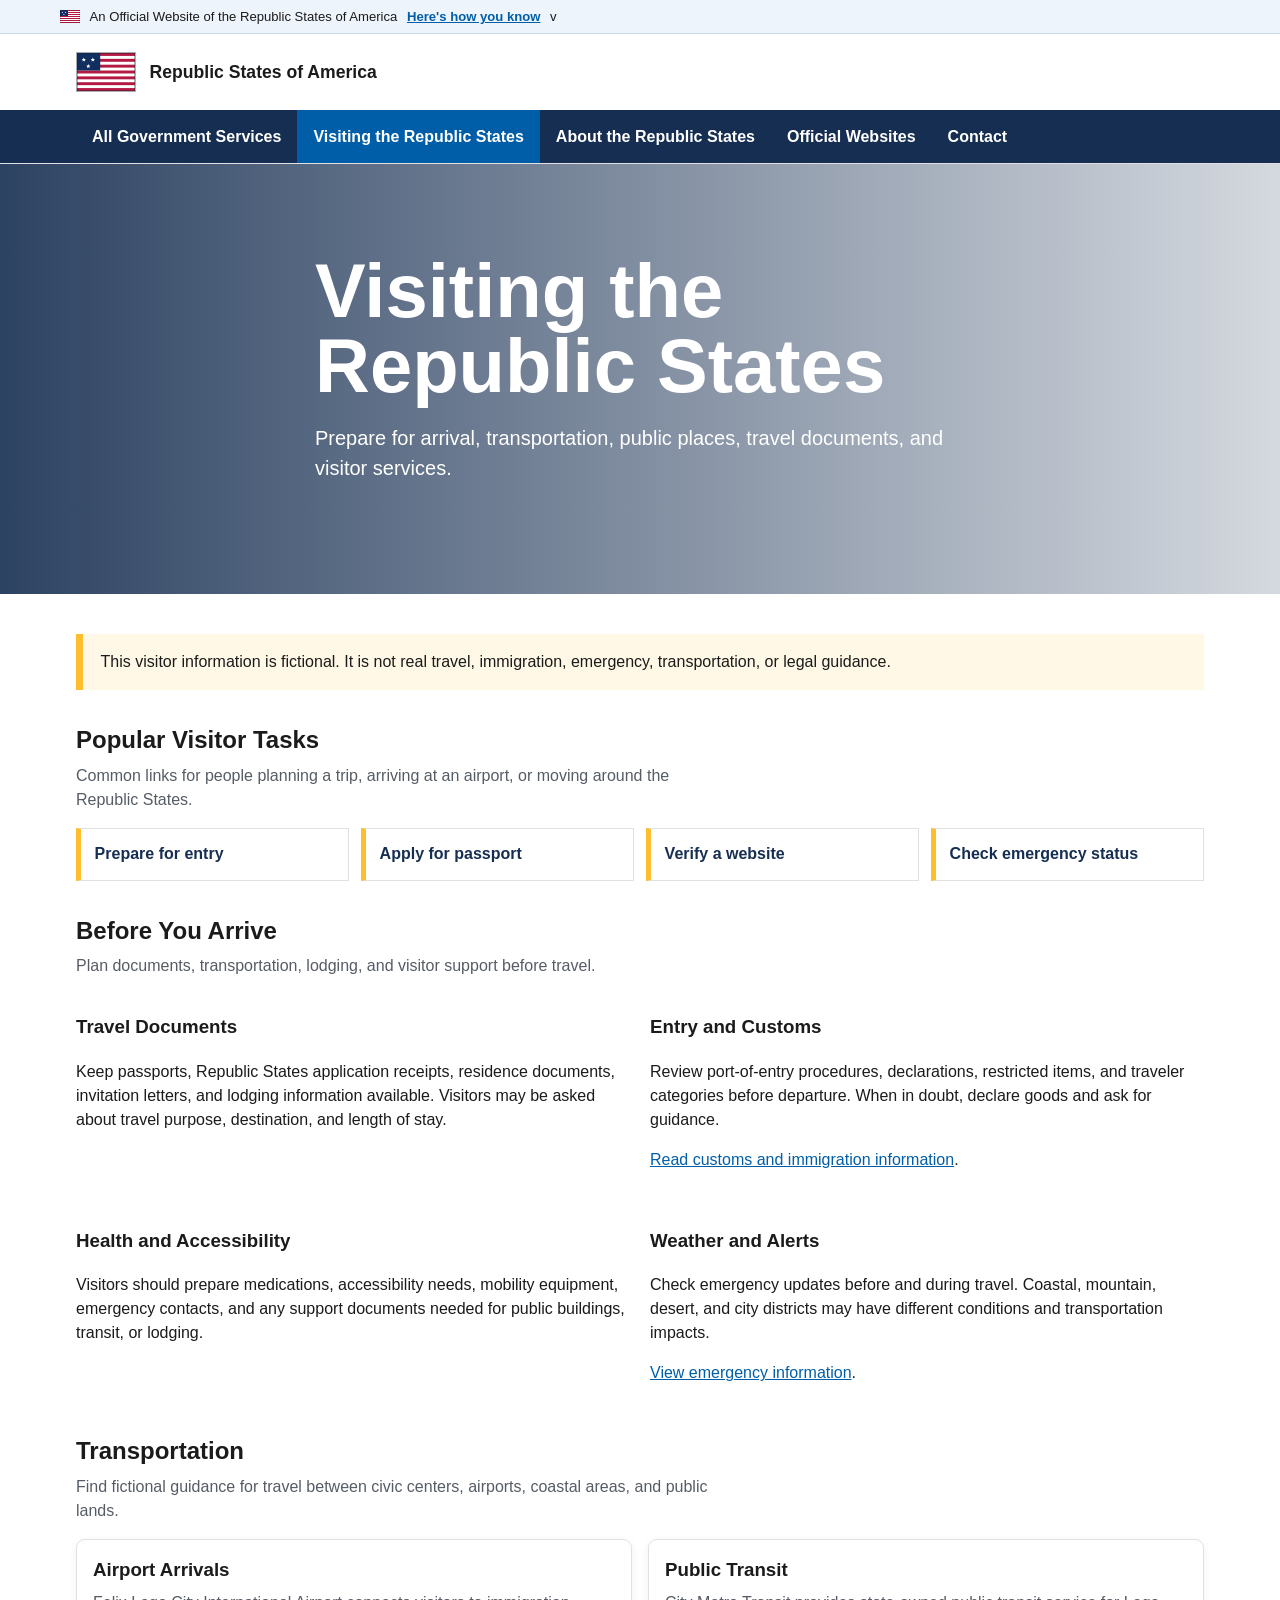
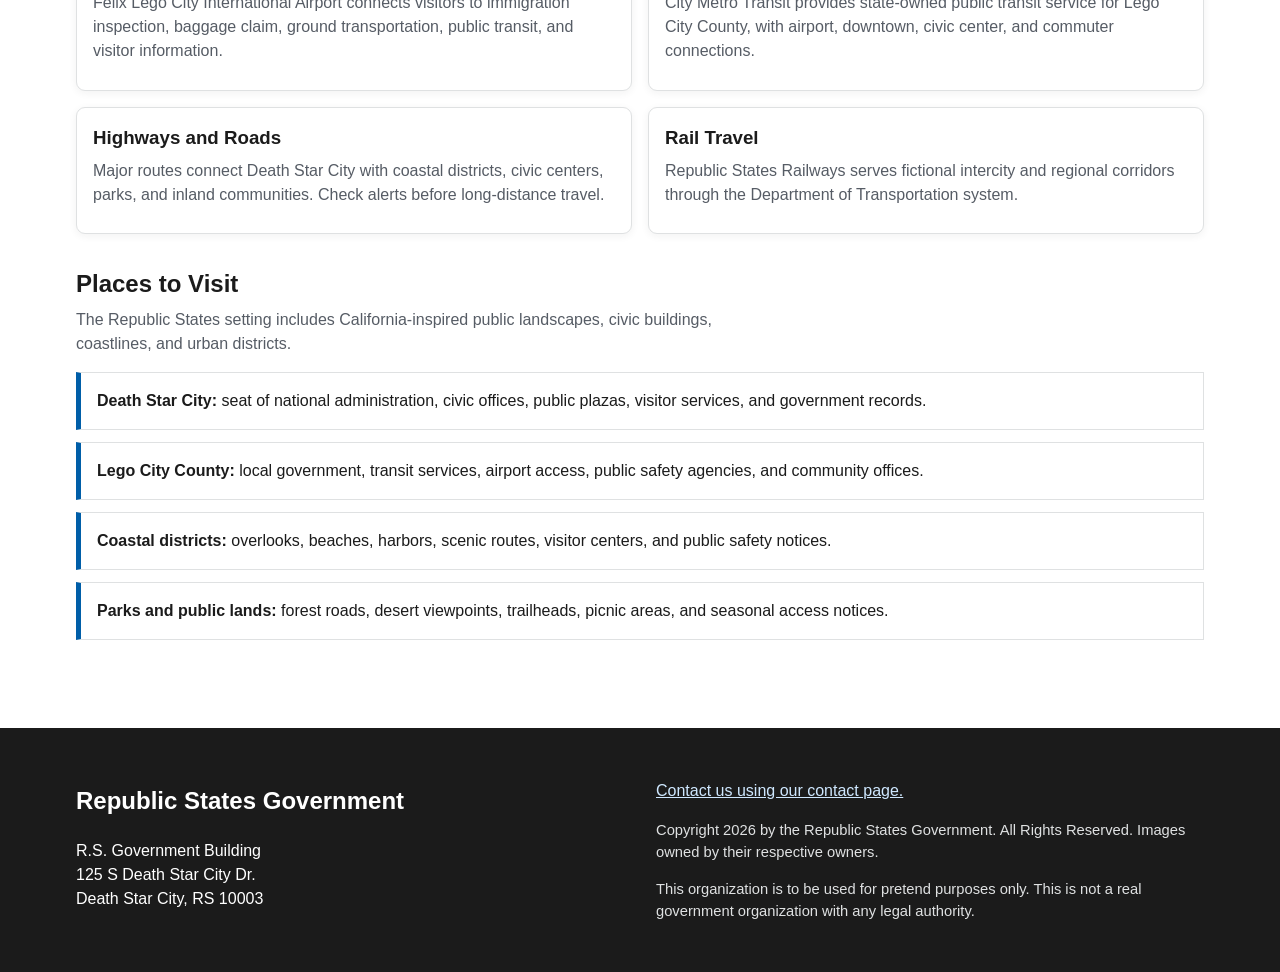
<file: visiting.html>
<!doctype html>
<html lang="en"><head><meta charset="utf-8"><meta name="viewport" content="width=device-width, initial-scale=1"><title>Visiting the Republic States | Republic States of America</title><link rel="stylesheet" href="styles.css"></head>
<body>
  <div class="official-banner" aria-expanded="false"><button class="banner-button" type="button" aria-expanded="false"><img src="assets/flag.svg" alt="">An Official Website of the Republic States of America<span class="banner-help">Here's how you know</span><span class="banner-chevron" aria-hidden="true">v</span></button><div class="banner-panel"><strong>Official Republic States websites use approved public domains.</strong> Check that the address matches the official website list and always double check before sharing information.</div></div>
  <header class="site-header"><div class="wrap topbar"><a class="brand" href="index.html"><img src="assets/flag.svg" alt="Republic States flag"><span><strong>Republic States of America</strong></span></a></div><nav class="nav" aria-label="Primary navigation"><div class="wrap"><a href="services.html">All Government Services</a><a aria-current="page" href="visiting.html">Visiting the Republic States</a><a href="about.html">About the Republic States</a><a href="official-websites.html">Official Websites</a><a href="contact.html">Contact</a></div></nav></header>
  <section class="hero" style="--hero-image: url('https://images.unsplash.com/photo-1515896769750-31548aa180ed?auto=format&fit=crop&w=1800&q=80');"><div class="wrap"><div class="hero-inner"><h1>Visiting the Republic States</h1><p>Prepare for arrival, transportation, public places, travel documents, and visitor services.</p></div></div></section>
  <main class="main"><div class="wrap"><div class="notice">This visitor information is fictional. It is not real travel, immigration, emergency, transportation, or legal guidance.</div>
    <section aria-labelledby="visit-quick"><div class="section-heading"><h2 id="visit-quick">Popular Visitor Tasks</h2><p>Common links for people planning a trip, arriving at an airport, or moving around the Republic States.</p></div><div class="quick-links"><a href="cbp.html">Prepare for entry</a><a href="passport.html">Apply for passport</a><a href="official-websites.html">Verify a website</a><a href="emergency.html">Check emergency status</a></div></section>
    <section aria-labelledby="planning-title"><div class="section-heading"><h2 id="planning-title">Before You Arrive</h2><p>Plan documents, transportation, lodging, and visitor support before travel.</p></div><div class="grid two"><article><h3>Travel Documents</h3><p>Keep passports, Republic States application receipts, residence documents, invitation letters, and lodging information available. Visitors may be asked about travel purpose, destination, and length of stay.</p></article><article><h3>Entry and Customs</h3><p>Review port-of-entry procedures, declarations, restricted items, and traveler categories before departure. When in doubt, declare goods and ask for guidance.</p><p><a href="cbp.html">Read customs and immigration information</a>.</p></article><article><h3>Health and Accessibility</h3><p>Visitors should prepare medications, accessibility needs, mobility equipment, emergency contacts, and any support documents needed for public buildings, transit, or lodging.</p></article><article><h3>Weather and Alerts</h3><p>Check emergency updates before and during travel. Coastal, mountain, desert, and city districts may have different conditions and transportation impacts.</p><p><a href="emergency.html">View emergency information</a>.</p></article></div></section>
    <section aria-labelledby="transportation-title"><div class="section-heading"><h2 id="transportation-title">Transportation</h2><p>Find fictional guidance for travel between civic centers, airports, coastal areas, and public lands.</p></div><div class="topic-list"><article class="topic-item"><h3>Airport Arrivals</h3><p>Felix Lego City International Airport connects visitors to immigration inspection, baggage claim, ground transportation, public transit, and visitor information.</p></article><article class="topic-item"><h3>Public Transit</h3><p>City Metro Transit provides state-owned public transit service for Lego City County, with airport, downtown, civic center, and commuter connections.</p></article><article class="topic-item"><h3>Highways and Roads</h3><p>Major routes connect Death Star City with coastal districts, civic centers, parks, and inland communities. Check alerts before long-distance travel.</p></article><article class="topic-item"><h3>Rail Travel</h3><p>Republic States Railways serves fictional intercity and regional corridors through the Department of Transportation system.</p></article></div></section>
    <section aria-labelledby="places-title"><div class="section-heading"><h2 id="places-title">Places to Visit</h2><p>The Republic States setting includes California-inspired public landscapes, civic buildings, coastlines, and urban districts.</p></div><ul class="service-list"><li><strong>Death Star City:</strong> seat of national administration, civic offices, public plazas, visitor services, and government records.</li><li><strong>Lego City County:</strong> local government, transit services, airport access, public safety agencies, and community offices.</li><li><strong>Coastal districts:</strong> overlooks, beaches, harbors, scenic routes, visitor centers, and public safety notices.</li><li><strong>Parks and public lands:</strong> forest roads, desert viewpoints, trailheads, picnic areas, and seasonal access notices.</li></ul></section>
  </div></main>
  <footer class="footer"><div class="wrap footer-grid"><div><h2>Republic States Government</h2><p class="address">R.S. Government Building
125 S Death Star City Dr.
Death Star City, RS 10003</p></div><div><p><a href="contact.html">Contact us using our contact page.</a></p><p class="tiny">Copyright 2026 by the Republic States Government. All Rights Reserved. Images owned by their respective owners.</p><p class="tiny">This organization is to be used for pretend purposes only. This is not a real government organization with any legal authority.</p></div></div></footer><script src="site.js"></script>
</body></html>
</file>
<file: styles.css>
:root{--ink:#1b1b1b;--muted:#565c65;--blue:#005ea8;--blue-dark:#1a4480;--blue-darker:#162e51;--red:#b50909;--gold:#ffbe2e;--base:#f7f9fb;--line:#dfe1e2;--white:#fff;color-scheme:light;font-family:"Source Sans Pro","Public Sans",Arial,sans-serif}*{box-sizing:border-box}html{scroll-behavior:smooth}body{margin:0;background:var(--white);color:var(--ink);line-height:1.5}a{color:var(--blue)}a:hover{color:var(--blue-dark)}.official-banner{background:#eef4fb;border-bottom:1px solid #c9d8e8;font-size:.82rem}.banner-button{width:100%;border:0;background:transparent;color:var(--ink);cursor:pointer;padding:.42rem max(1rem,calc((100vw - 1160px)/2));text-align:left;display:flex;align-items:center;gap:.6rem;font:inherit}.banner-button img{width:20px;height:13px;object-fit:cover}.banner-help{color:var(--blue);font-weight:700;text-decoration:underline;white-space:nowrap}.banner-chevron{margin-left:0;transition:transform 160ms ease}.official-banner[aria-expanded="true"] .banner-chevron{transform:rotate(180deg)}.banner-panel{display:none;padding:.65rem max(1rem,calc((100vw - 1160px)/2)) .8rem;border-top:1px solid #d9e6f2;color:var(--muted);background:#f8fbff}.official-banner[aria-expanded="true"] .banner-panel{display:block}.site-header{border-bottom:1px solid var(--line);background:var(--white)}.wrap{max-width:1160px;margin:0 auto;padding:0 1rem}.topbar{display:flex;align-items:center;justify-content:space-between;gap:1rem;min-height:76px}.brand{display:flex;align-items:center;gap:.85rem;color:var(--ink);text-decoration:none;min-width:0}.brand img{width:60px;height:40px;object-fit:cover;border:1px solid #a9aeb1}.brand strong{display:block;font-size:1.1rem;line-height:1.15}.brand span{display:block}.search-form{display:flex;gap:0;width:min(440px,100%)}.search-form input{flex:1;min-width:0;border:1px solid #71767a;border-right:0;padding:.75rem;font:inherit}.search-form button,.button{border:0;background:var(--blue);color:var(--white);padding:.78rem 1rem;font:700 1rem/1 Arial,sans-serif;cursor:pointer;text-decoration:none;display:inline-flex;align-items:center;justify-content:center;min-height:42px}.search-form button:hover,.button:hover{background:var(--blue-dark);color:var(--white)}.nav{background:var(--blue-darker)}.nav .wrap{display:flex;flex-wrap:wrap;gap:0}.nav a{color:var(--white);text-decoration:none;padding:.9rem 1rem;font-weight:700}.nav a:hover,.nav a[aria-current="page"]{background:var(--blue)}.hero{background:linear-gradient(90deg,rgba(22,46,81,.9),rgba(22,46,81,.54),rgba(22,46,81,.18)),var(--hero-image) center/cover;color:var(--white);min-height:430px;display:flex;align-items:center}.hero-layout{display:grid;grid-template-columns:minmax(0,1.15fr) minmax(300px,.85fr);align-items:center;gap:1.25rem;padding:3.5rem 0}.hero-inner{max-width:650px;padding:0 1rem 0 0}.hero h1,.page-title h1{font-size:clamp(2.2rem,6vw,4.75rem);line-height:.98;margin:0 0 1rem;letter-spacing:0}.hero p{font-size:1.25rem;max-width:58ch}.hero-actions{display:flex;flex-wrap:wrap;gap:.75rem;margin-top:1.5rem}.hero-search-card{background:rgba(255,255,255,.96);color:var(--ink);border-radius:6px;border-top:.45rem solid var(--gold);padding:1.15rem;box-shadow:0 18px 48px rgba(0,0,0,.22)}.hero-search-card h2{margin:0 0 .8rem;font-size:1.35rem;line-height:1.2}.hero-search-card p{margin:.8rem 0 0;color:var(--muted);font-size:.98rem}.search-form-card,.search-form-page{width:100%}.button.secondary{background:var(--gold);color:var(--ink)}.main{padding:2.5rem 0}.grid{display:grid;gap:1.25rem}.grid.three{grid-template-columns:repeat(3,minmax(0,1fr))}.grid.two{grid-template-columns:repeat(2,minmax(0,1fr))}.card{border:1px solid var(--line);border-radius:6px;background:var(--white);overflow:hidden}.card img{width:100%;height:190px;object-fit:cover;display:block}.card-body{padding:1.1rem}.card h2,.card h3{margin:0 0 .45rem;line-height:1.2}.notice{border-left:.45rem solid var(--gold);background:#fff8e6;padding:1rem 1.1rem;margin:0 0 1.5rem}.eyebrow{color:var(--blue-darker);font-size:.9rem;font-weight:700;letter-spacing:0;margin:0 0 .4rem;text-transform:uppercase}.page-section{margin:1.5rem 0}.section-heading{margin:2rem 0 1rem}.section-heading h2{margin:0 0 .35rem}.section-heading p{color:var(--muted);margin:0;max-width:72ch}.page-title{background:var(--base);border-bottom:1px solid var(--line);padding:2.5rem 0}.page-title p{max-width:70ch;color:var(--muted);font-size:1.12rem}.emergency-title{border-top:.5rem solid var(--red)}.emergency-summary{align-items:start;background:#fff;border:1px solid var(--line);border-left:.5rem solid var(--red);display:flex;gap:1rem;justify-content:space-between;margin-bottom:1.5rem;padding:1.25rem}.emergency-summary h2{font-size:clamp(1.8rem,4vw,3rem);line-height:1.05;margin:0 0 .6rem}.emergency-summary p{margin:0}.emergency-updated{color:var(--muted);font-weight:700;white-space:nowrap}.emergency-list{display:grid;gap:1rem;margin-bottom:1.5rem}.emergency-card{border:1px solid var(--line);border-radius:6px;background:#fff;padding:1.25rem}.emergency-card-header{align-items:start;display:flex;gap:1rem;justify-content:space-between}.emergency-card h2{margin:0 0 .75rem}.status-pill{background:#fde0db;border:1px solid #f8a99d;border-radius:999px;color:#8b0a03;display:inline-flex;font-weight:700;padding:.3rem .65rem;white-space:nowrap}.emergency-meta{display:grid;gap:.75rem;grid-template-columns:repeat(3,minmax(0,1fr));margin:0 0 1rem}.emergency-meta div{border-top:1px solid var(--line);padding-top:.6rem}.emergency-meta dt{color:var(--muted);font-weight:700}.emergency-meta dd{margin:0}.service-list{display:grid;gap:.75rem;list-style:none;padding:0}.service-list li{border:1px solid var(--line);border-left:.35rem solid var(--blue);padding:1rem;background:#fff}.topic-list{display:grid;gap:1rem;grid-template-columns:repeat(2,minmax(0,1fr));margin:1rem 0 1.5rem}.topic-item{border:1px solid var(--line);border-radius:6px;padding:1rem;background:#fff}.topic-item h3{margin:0 0 .45rem}.topic-item p{color:var(--muted);margin:0 0 .65rem}.quick-links{display:grid;gap:.75rem;grid-template-columns:repeat(4,minmax(0,1fr));margin:1rem 0 1.5rem}.quick-links a{border:1px solid var(--line);border-left:.35rem solid var(--gold);background:#fff;color:var(--blue-darker);font-weight:700;padding:.85rem;text-decoration:none}.quick-links a:hover{border-left-color:var(--blue);color:var(--blue)}.process-list{counter-reset:process;display:grid;gap:.9rem;list-style:none;padding:0}.process-list li{border:1px solid var(--line);background:#fff;padding:1rem 1rem 1rem 3.6rem;position:relative}.process-list li::before{align-items:center;background:var(--blue-darker);color:#fff;content:counter(process);counter-increment:process;display:inline-flex;font-weight:700;height:2rem;justify-content:center;left:1rem;position:absolute;top:1rem;width:2rem}.info-table{border-collapse:collapse;margin:1rem 0 1.5rem;width:100%}.info-table th,.info-table td{border:1px solid var(--line);padding:.85rem;text-align:left;vertical-align:top}.info-table th{background:var(--base)}.results{margin-top:1rem;display:grid;gap:.75rem}.result-item{border:1px solid var(--line);border-radius:6px;padding:1rem}.form-panel{max-width:720px;border:1px solid var(--line);border-radius:6px;padding:1.25rem;background:var(--white)}.application-form{margin-top:1.25rem}.form-row{display:grid;gap:.35rem;margin-bottom:1rem}label{font-weight:700}input,textarea{border:1px solid #71767a;padding:.75rem;font:inherit;width:100%}textarea{min-height:130px;resize:vertical}.form-status{min-height:1.5rem;font-weight:700;color:var(--blue-darker)}.checker-panel{border:1px solid var(--line);border-radius:6px;padding:1.25rem;margin:0 0 1.5rem;background:#fff}.checker-panel h2{margin-top:0}.checker-form label{display:block;margin-bottom:.35rem}.checker-row{display:flex;gap:0;width:min(680px,100%)}.checker-row input{border-right:0}.checker-status{min-height:1.6rem;font-weight:700;color:var(--blue-darker)}.checker-status.not-official{color:var(--red)}.official-list{display:grid;grid-template-columns:repeat(2,minmax(0,1fr));gap:.85rem}.official-list article{border:1px solid var(--line);border-left:.35rem solid var(--blue);border-radius:6px;padding:.95rem;background:#fff}.official-list h3{margin:0 0 .35rem;overflow-wrap:anywhere}.official-list p{margin:0;color:var(--muted)}.footer{background:#1b1b1b;color:var(--white);padding:2.2rem 0;margin-top:2rem}.footer a{color:#cfe8ff}.footer-grid{display:grid;grid-template-columns:1fr 1fr;gap:2rem}.address{white-space:pre-line}.tiny{color:#dfe1e2;font-size:.92rem}@media (max-width:780px){.topbar,.footer-grid{display:block}.brand{min-width:0;margin:.85rem 0}.brand img{width:50px;height:34px}.search-form{margin:0 0 1rem}.nav .wrap{display:grid;grid-template-columns:1fr 1fr;padding:0}.nav a{padding:.8rem .9rem;border-top:1px solid rgba(255,255,255,.12)}.grid.three,.grid.two,.official-list,.topic-list,.quick-links,.emergency-meta{grid-template-columns:1fr}.emergency-summary,.emergency-card-header{display:block}.emergency-updated{margin-top:1rem;white-space:normal}.hero{min-height:0;align-items:stretch}.hero-layout{grid-template-columns:1fr;padding:2rem 0}.hero-inner{padding:0}.hero h1,.page-title h1{font-size:2.35rem;line-height:1.05}.hero-search-card{margin-top:.25rem}.search-form-card,.search-form-page,.checker-row{display:grid;gap:.6rem}.search-form input,.checker-row input{border-right:1px solid #71767a}}


/* Shared visual polish */
:focus-visible{outline:3px solid #2491ff;outline-offset:3px}
button,.button{border-radius:5px}
input,textarea{border-radius:5px}
.card,.topic-item,.emergency-card,.checker-panel,.result-item,.form-panel{border-radius:9px}
.card,.topic-item,.emergency-card,.checker-panel,.form-panel{box-shadow:0 2px 8px rgba(27,31,35,.06)}

/* Mobile layout */
.mobile-menu-toggle{display:none;align-items:center;justify-content:flex-end;border:0;background:transparent;color:var(--white);cursor:pointer}
.hamburger-icon{display:grid;gap:5px;width:1.45rem}
.hamburger-icon span{display:block;height:2px;background:currentColor;border-radius:2px;transition:transform 150ms ease,opacity 150ms ease}
.sr-only{position:absolute;width:1px;height:1px;padding:0;margin:-1px;overflow:hidden;clip:rect(0,0,0,0);white-space:nowrap;border:0}
@media(max-width:780px){
  body{font-size:16px;line-height:1.55}
  .wrap{padding-left:1rem;padding-right:1rem}
  .topbar{display:flex;min-height:0;padding-top:.75rem;padding-bottom:.75rem}
  .brand{margin:0;gap:.7rem}
  .brand img{width:46px;height:31px}
  .brand strong{font-size:1rem}
  .banner-button{padding:.55rem 1rem;flex-wrap:wrap;gap:.4rem;line-height:1.35}
  .banner-help{white-space:normal}
  .banner-panel{padding:.7rem 1rem .85rem;line-height:1.45}
  .nav.is-collapsible>.mobile-menu-toggle{display:flex;width:100%;min-height:48px;margin:0;padding:.75rem 1rem;border:0;border-bottom:1px solid rgba(255,255,255,.15)}
  .nav.is-collapsible>.wrap{display:none;grid-template-columns:1fr;padding:.2rem 1rem .7rem}
  .nav.is-collapsible.is-open>.wrap{display:grid}
  .nav.is-collapsible .wrap a{padding:.75rem .5rem;border:0;border-bottom:1px solid rgba(255,255,255,.14);line-height:1.35}
  .page-title{padding:1.45rem 0}
  .page-title h1,.hero h1{font-size:clamp(1.9rem,8vw,2.55rem);line-height:1.08;letter-spacing:-.02em}
  .page-title h1{margin-bottom:.6rem}
  .page-title p{font-size:1rem;line-height:1.5;margin:.5rem 0 0}
  .main{padding:1.25rem 0}
  .hero{min-height:0}
  .hero-layout{grid-template-columns:minmax(0,1fr);gap:1rem;padding:1.5rem 0}
  .hero-inner{padding:0}
  .hero p{font-size:1.05rem;line-height:1.5;margin:.75rem 0}
  .hero-actions{display:grid;grid-template-columns:1fr;gap:.65rem;margin-top:1rem}
  .hero-actions .button{width:100%}
  .hero-search-card{margin:0;padding:1rem;border-radius:9px}
  .grid{gap:.85rem}
  .grid.three,.grid.two,.topic-list,.official-list,.quick-links,.emergency-meta{grid-template-columns:1fr}
  .card img{height:165px}
  .card-body{padding:1rem}
  .form-panel,.checker-panel{width:100%;max-width:none;padding:1rem}
  .application-form{margin-top:.85rem}
  .form-row{gap:.4rem;margin-bottom:.9rem}
  input,textarea{font-size:16px;padding:.75rem}
  textarea{min-height:112px}
  .button,.search-form button{min-height:46px}
  .application-form button[type=submit]{width:100%}
  .checker-row{display:grid;gap:.6rem}
  .checker-row input{border-right:1px solid #71767a}
  .emergency-summary{padding:1rem}
  .emergency-card{padding:1rem}
  .info-table{display:block;max-width:100%;overflow-x:auto;white-space:nowrap}
  .footer{margin-top:1rem;padding:1.5rem 0}
  .footer-grid{display:grid;grid-template-columns:1fr;gap:1rem}
}
@media(max-width:420px){
  .wrap{padding-left:.85rem;padding-right:.85rem}
  .brand strong{font-size:.94rem}
  .banner-button{font-size:.78rem}
  .hero h1,.page-title h1{font-size:1.85rem}
  .quick-links{grid-template-columns:1fr}
}


/* Keep the mobile menu control in the site header beside the brand. */
@media(max-width:780px){
  .topbar>.mobile-menu-toggle{
    display:flex;
    flex:0 0 auto;
    width:44px;
    min-height:44px;
    margin-left:auto;
    padding:.5rem;
    color:var(--blue-darker);
  }
  .nav.is-collapsible>.mobile-menu-toggle{display:none}
  .application-session-status{
    display:flex;
    align-items:center;
    flex-wrap:wrap;
    gap:.35rem;
    margin:0 0 1rem;
    color:var(--muted);
    font-size:.95rem;
  }
}


.application-confirmation{
  border-top:.4rem solid #16803c;
  margin-top:1.25rem;
}
.application-confirmation h2{
  margin-top:0;
}
.application-confirmation p{
  margin:0 0 1rem;
}
</file>
